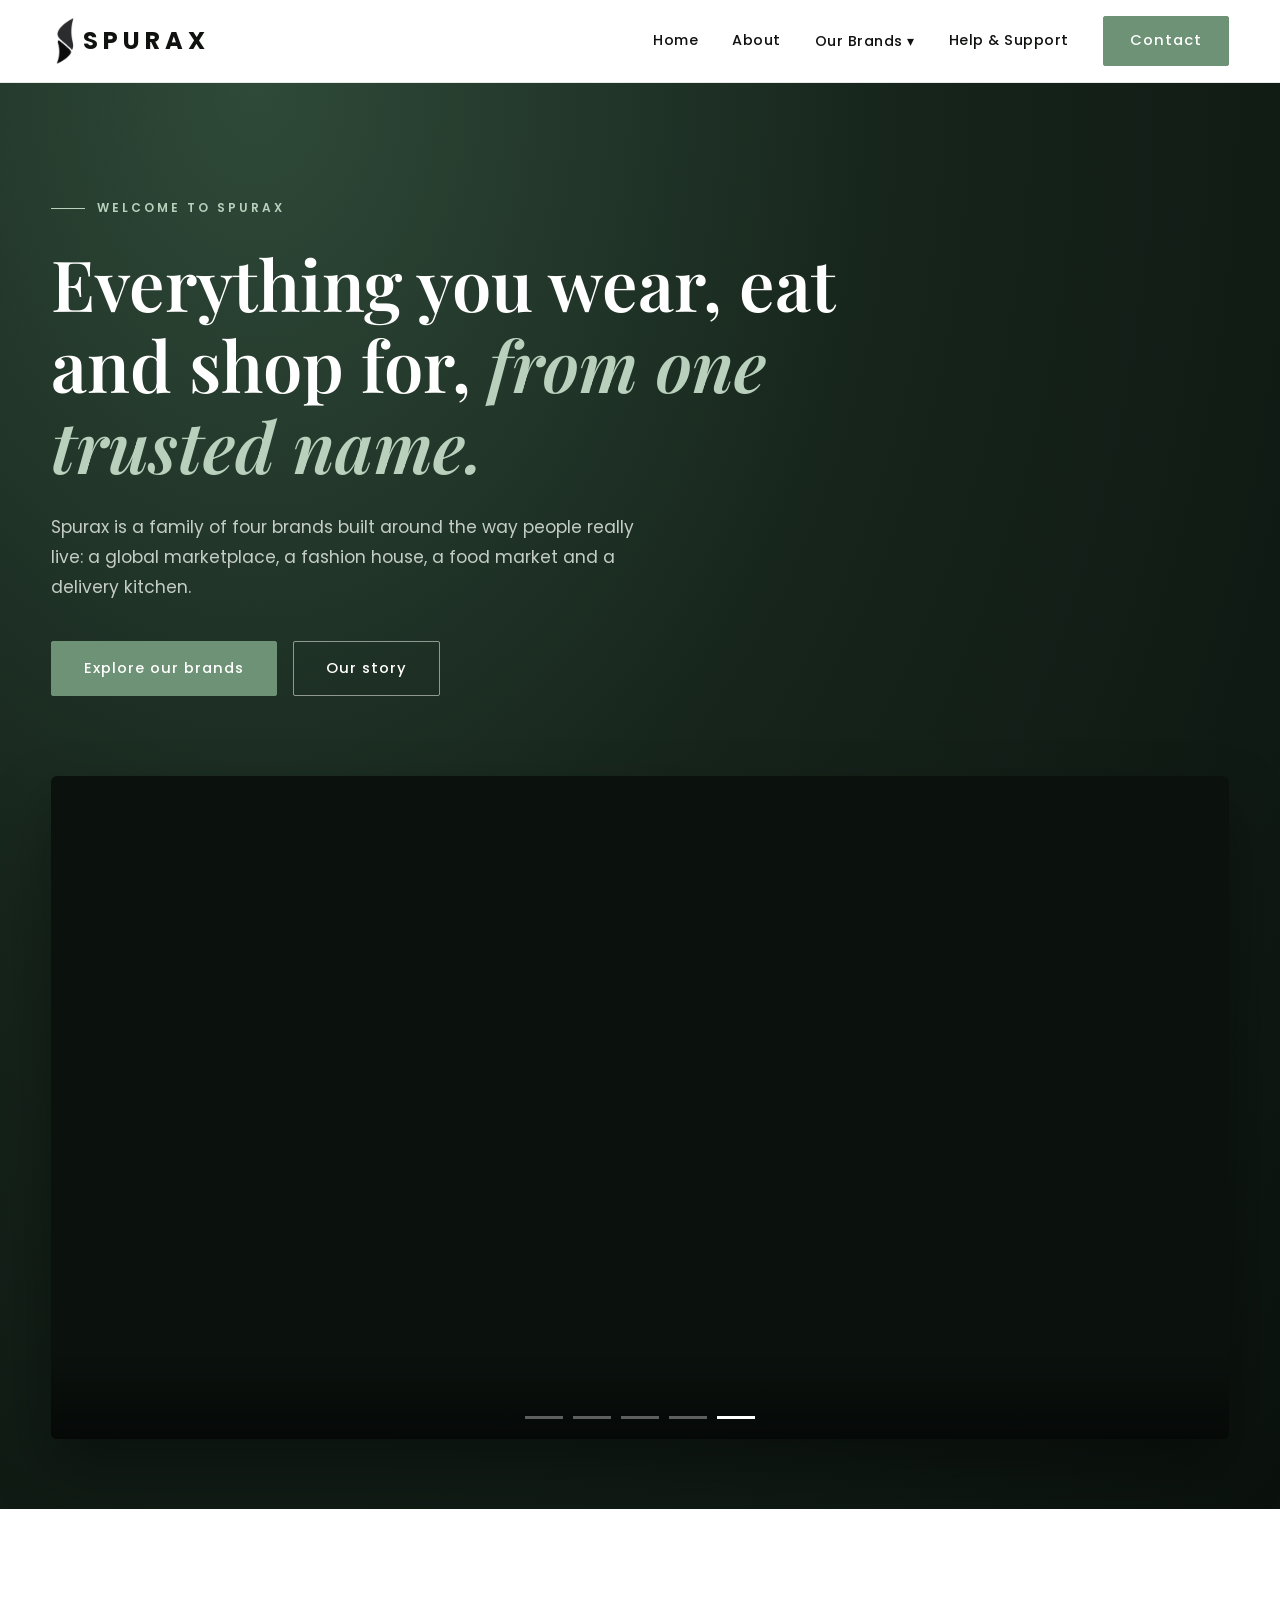
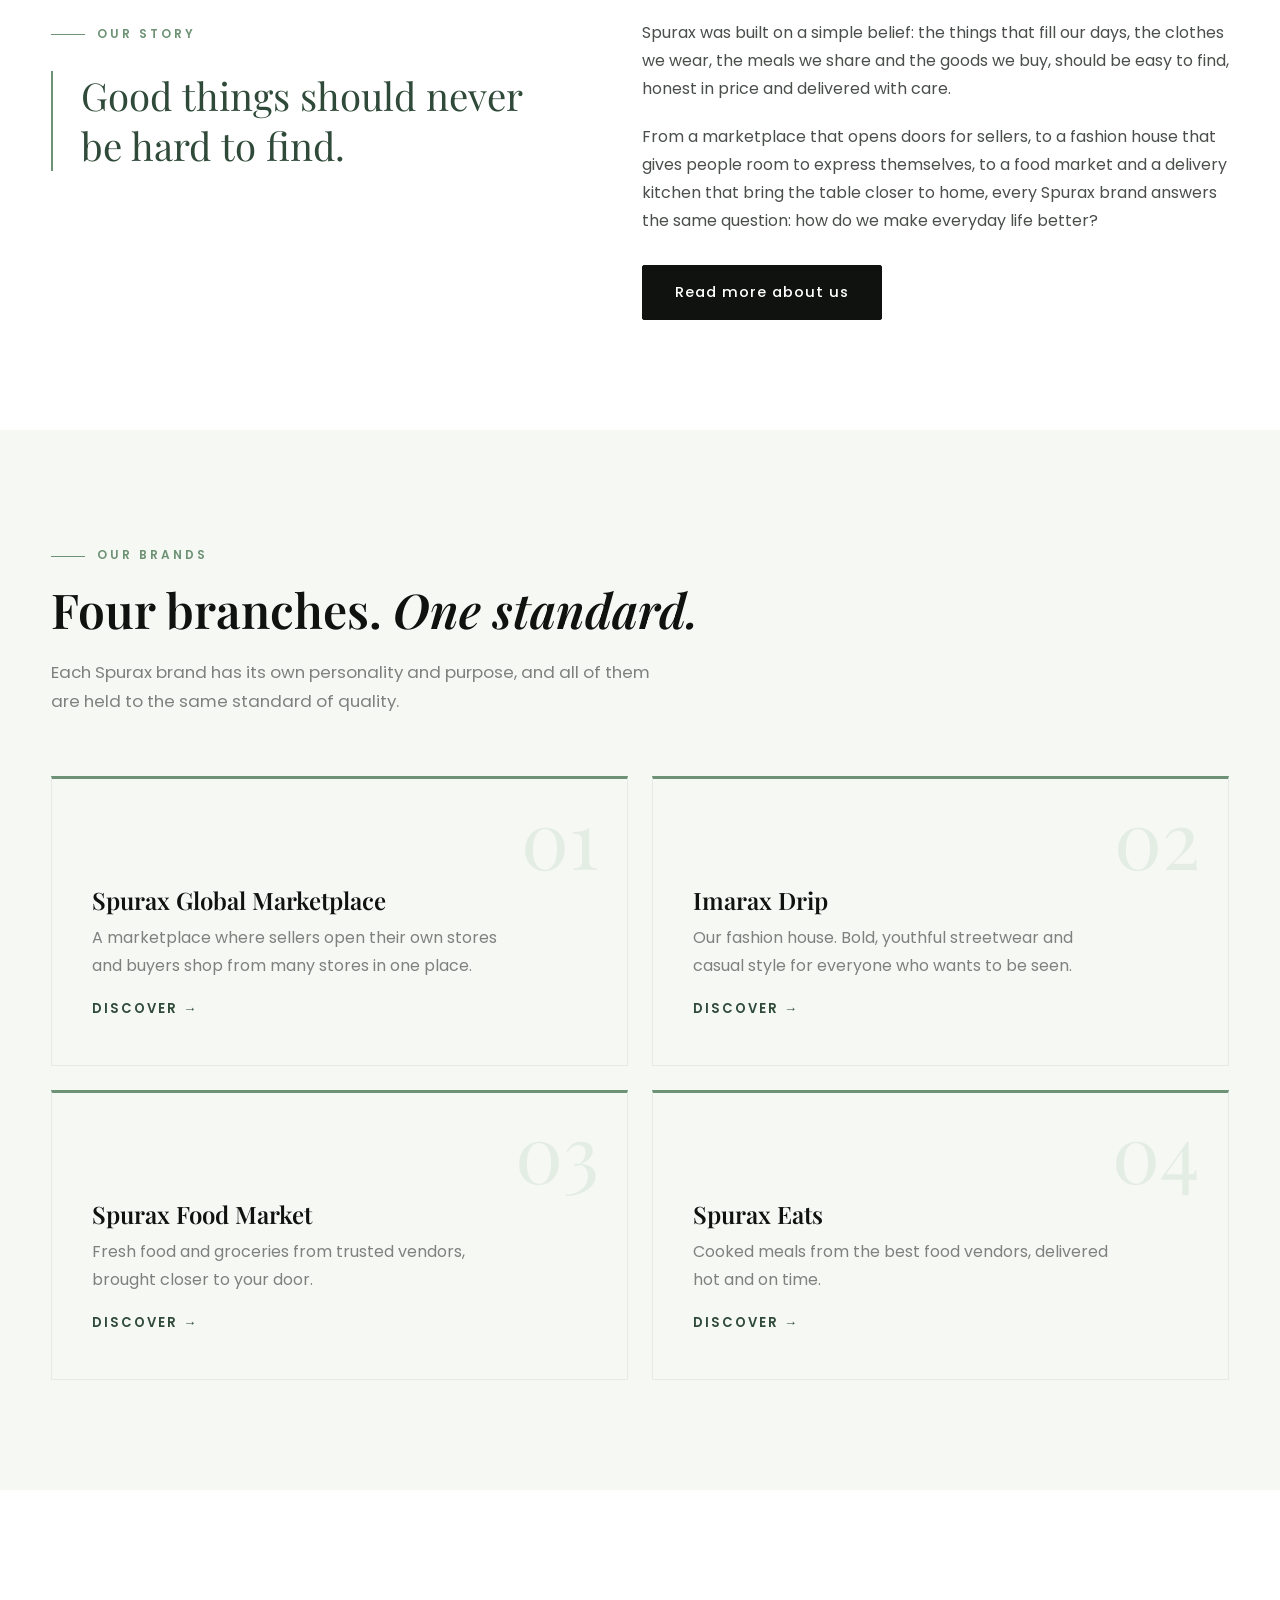
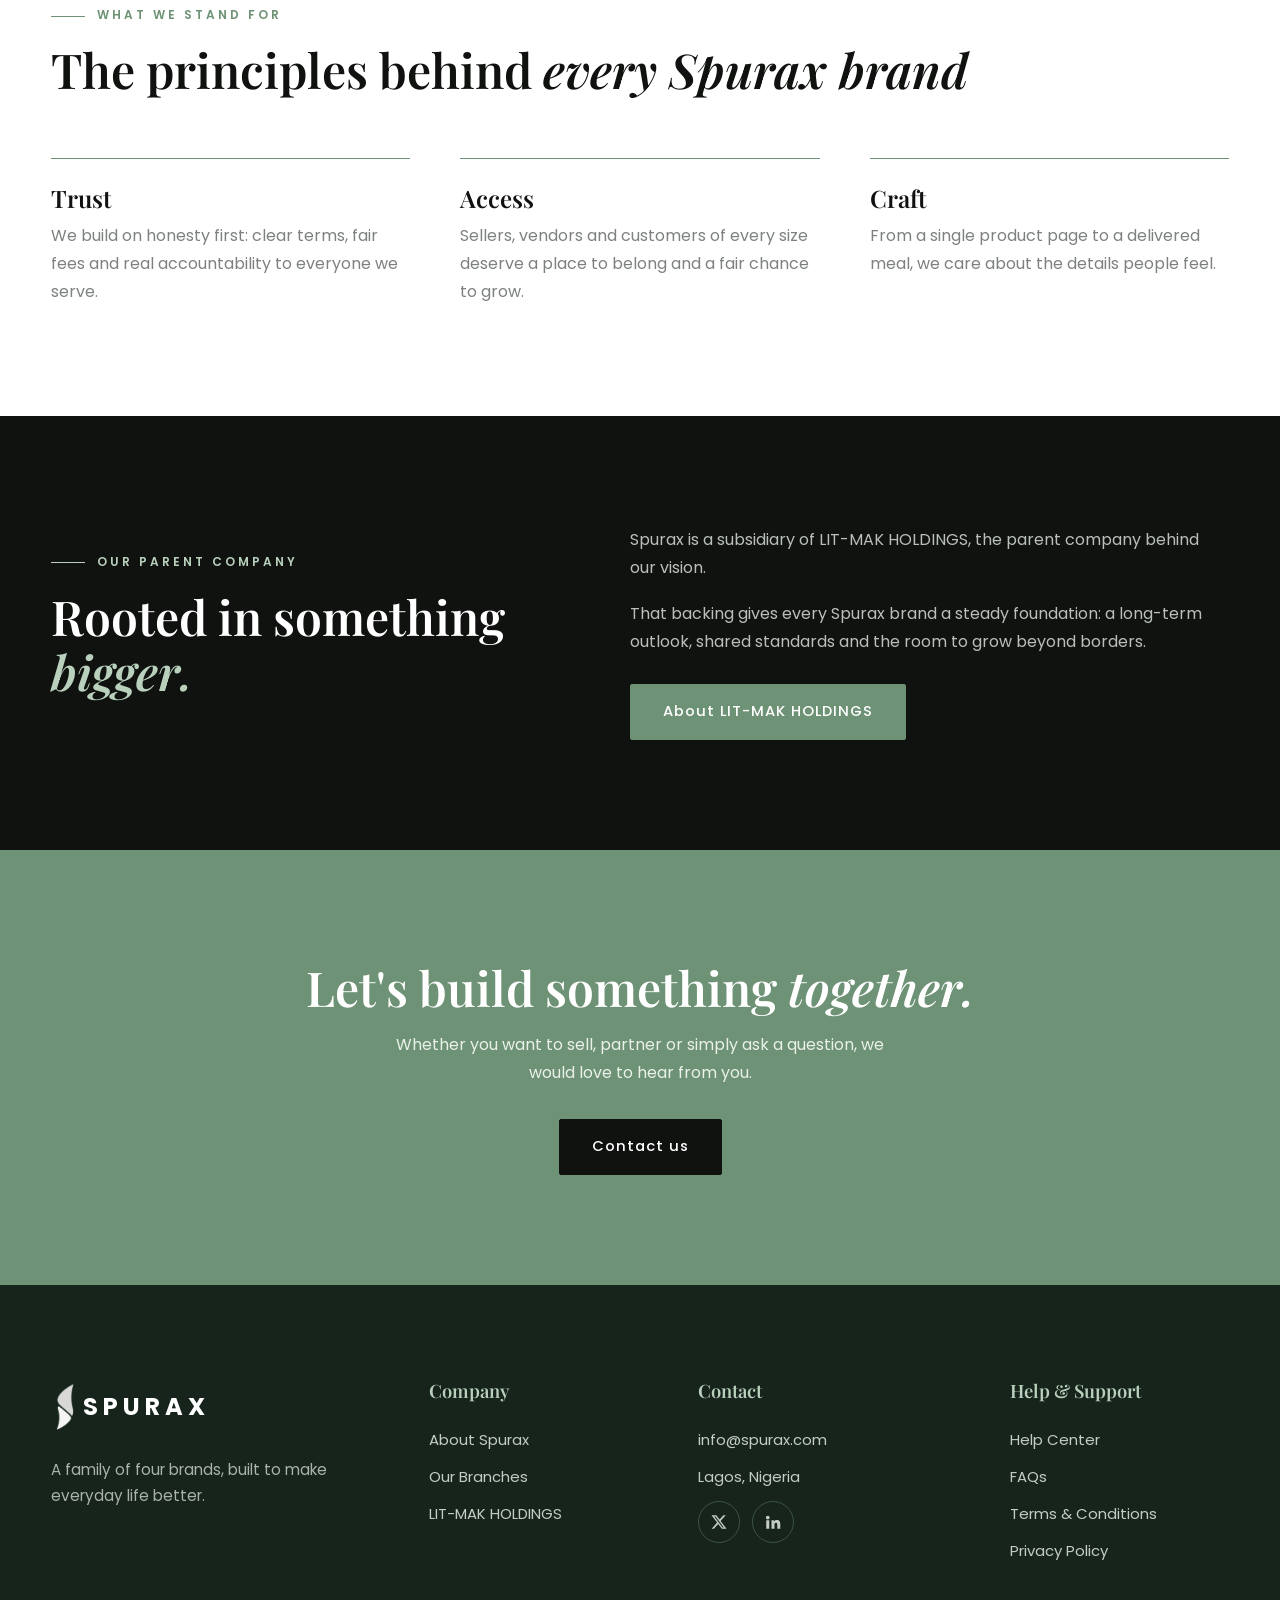
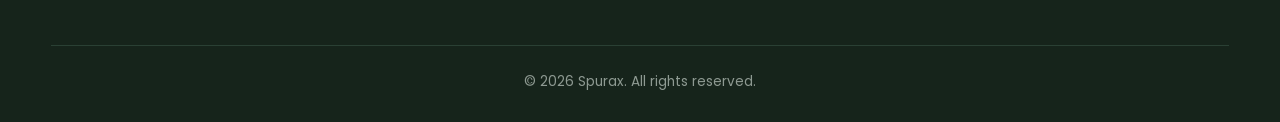
<file: index.html>
<!DOCTYPE html>
<html lang="en">
<head>
  <meta charset="UTF-8">
  <meta name="viewport" content="width=device-width, initial-scale=1.0">
  <title>Spurax | Everyday life, made better</title>
  <meta name="description" content="Spurax is a family of four brands: Global Marketplace, Imarax Drip, Food Market and Spurax Eats.">
  <link rel="icon" href="logo.jpg">
  <link rel="preconnect" href="https://fonts.googleapis.com">
  <link rel="preconnect" href="https://fonts.gstatic.com" crossorigin>
  <link href="https://fonts.googleapis.com/css2?family=Playfair+Display:ital,wght@0,600;0,700;1,500&family=Poppins:wght@400;500;600;700&display=swap" rel="stylesheet">
  <link rel="stylesheet" href="styles.css">
</head>
<body>

  <div id="site-header"></div>

  <!-- HERO -->
  <section class="hero">
    <div class="container">
      <div class="hero-text">
        <span class="eyebrow">Welcome to Spurax</span>
        <h1>Everything you wear, eat and shop for, <em>from one trusted name.</em></h1>
        <p>Spurax is a family of four brands built around the way people really live: a global marketplace, a fashion house, a food market and a delivery kitchen.</p>
        <div class="hero-actions">
          <a href="#brands" class="btn">Explore our brands</a>
          <a href="about.html" class="btn outline">Our story</a>
        </div>
      </div>
    </div>

    <!-- VIDEO SLIDER: plays each video, then slides to the next. All videos must be muted. -->
    <div class="hero-strips">
      <div class="container">
        <div class="video-slider" id="videoSlider">
          <div class="vs-track">
            <video src="video1.mp4" muted playsinline preload="auto"></video>
            <video src="video2.mp4" muted playsinline preload="metadata"></video>
            <video src="video3.mp4" muted playsinline preload="metadata"></video>
            <video src="video4.mp4" muted playsinline preload="metadata"></video>
            <video src="video5.mp4" muted playsinline preload="metadata"></video>
          </div>
          <div class="vs-dots"></div>
        </div>
      </div>
    </div>
  </section>

  <!-- STORY -->
  <section class="section">
    <div class="container story-grid">
      <div class="reveal">
        <span class="eyebrow">Our story</span>
        <p class="story-quote" style="margin-top:24px;">Good things should never be hard to find.</p>
      </div>
      <div class="story-body reveal">
        <p>Spurax was built on a simple belief: the things that fill our days, the clothes we wear, the meals we share and the goods we buy, should be easy to find, honest in price and delivered with care.</p>
        <p>From a marketplace that opens doors for sellers, to a fashion house that gives people room to express themselves, to a food market and a delivery kitchen that bring the table closer to home, every Spurax brand answers the same question: how do we make everyday life better?</p>
        <a href="about.html" class="btn dark" style="margin-top:10px;">Read more about us</a>
      </div>
    </div>
  </section>

  <!-- BRANDS -->
  <section class="section cream" id="brands">
    <div class="container">
      <div class="section-head reveal">
        <span class="eyebrow">Our brands</span>
        <h2>Four branches. <em>One standard.</em></h2>
        <p class="lead">Each Spurax brand has its own personality and purpose, and all of them are held to the same standard of quality.</p>
      </div>
      <div class="brand-grid">
        <a href="global-marketplace.html" class="brand-card reveal">
          <span class="num">01</span>
          <h3>Spurax Global Marketplace</h3>
          <p>A marketplace where sellers open their own stores and buyers shop from many stores in one place.</p>
          <span class="more">Discover &rarr;</span>
        </a>
        <a href="imarax-drip.html" class="brand-card reveal">
          <span class="num">02</span>
          <h3>Imarax Drip</h3>
          <p>Our fashion house. Bold, youthful streetwear and casual style for everyone who wants to be seen.</p>
          <span class="more">Discover &rarr;</span>
        </a>
        <a href="food-market.html" class="brand-card reveal">
          <span class="num">03</span>
          <h3>Spurax Food Market</h3>
          <p>Fresh food and groceries from trusted vendors, brought closer to your door.</p>
          <span class="more">Discover &rarr;</span>
        </a>
        <a href="spurax-eats.html" class="brand-card reveal">
          <span class="num">04</span>
          <h3>Spurax Eats</h3>
          <p>Cooked meals from the best food vendors, delivered hot and on time.</p>
          <span class="more">Discover &rarr;</span>
        </a>
      </div>
    </div>
  </section>

  <!-- VALUES -->
  <section class="section">
    <div class="container">
      <div class="section-head reveal">
        <span class="eyebrow">What we stand for</span>
        <h2>The principles behind <em>every Spurax brand</em></h2>
      </div>
      <div class="values">
        <div class="value reveal">
          <h3>Trust</h3>
          <p>We build on honesty first: clear terms, fair fees and real accountability to everyone we serve.</p>
        </div>
        <div class="value reveal">
          <h3>Access</h3>
          <p>Sellers, vendors and customers of every size deserve a place to belong and a fair chance to grow.</p>
        </div>
        <div class="value reveal">
          <h3>Craft</h3>
          <p>From a single product page to a delivered meal, we care about the details people feel.</p>
        </div>
      </div>
    </div>
  </section>

  <!-- PARENT COMPANY (the only place on the home page) -->
  <section class="section parent">
    <div class="container parent-grid">
      <div class="reveal">
        <span class="eyebrow">Our parent company</span>
        <h2>Rooted in something <em>bigger.</em></h2>
      </div>
      <div class="reveal">
        <p>Spurax is a subsidiary of LIT-MAK HOLDINGS, the parent company behind our vision.</p>
        <p>That backing gives every Spurax brand a steady foundation: a long-term outlook, shared standards and the room to grow beyond borders.</p>
        <a href="litmark.html" class="btn">About LIT-MAK HOLDINGS</a>
      </div>
    </div>
  </section>

  <!-- CALL TO ACTION -->
  <section class="section cta">
    <div class="container reveal">
      <h2>Let's build something <em>together.</em></h2>
      <p>Whether you want to sell, partner or simply ask a question, we would love to hear from you.</p>
      <a href="contact.html" class="btn dark">Contact us</a>
    </div>
  </section>

  <div id="site-footer"></div>
  <script src="script.js"></script>
</body>
</html>
</file>
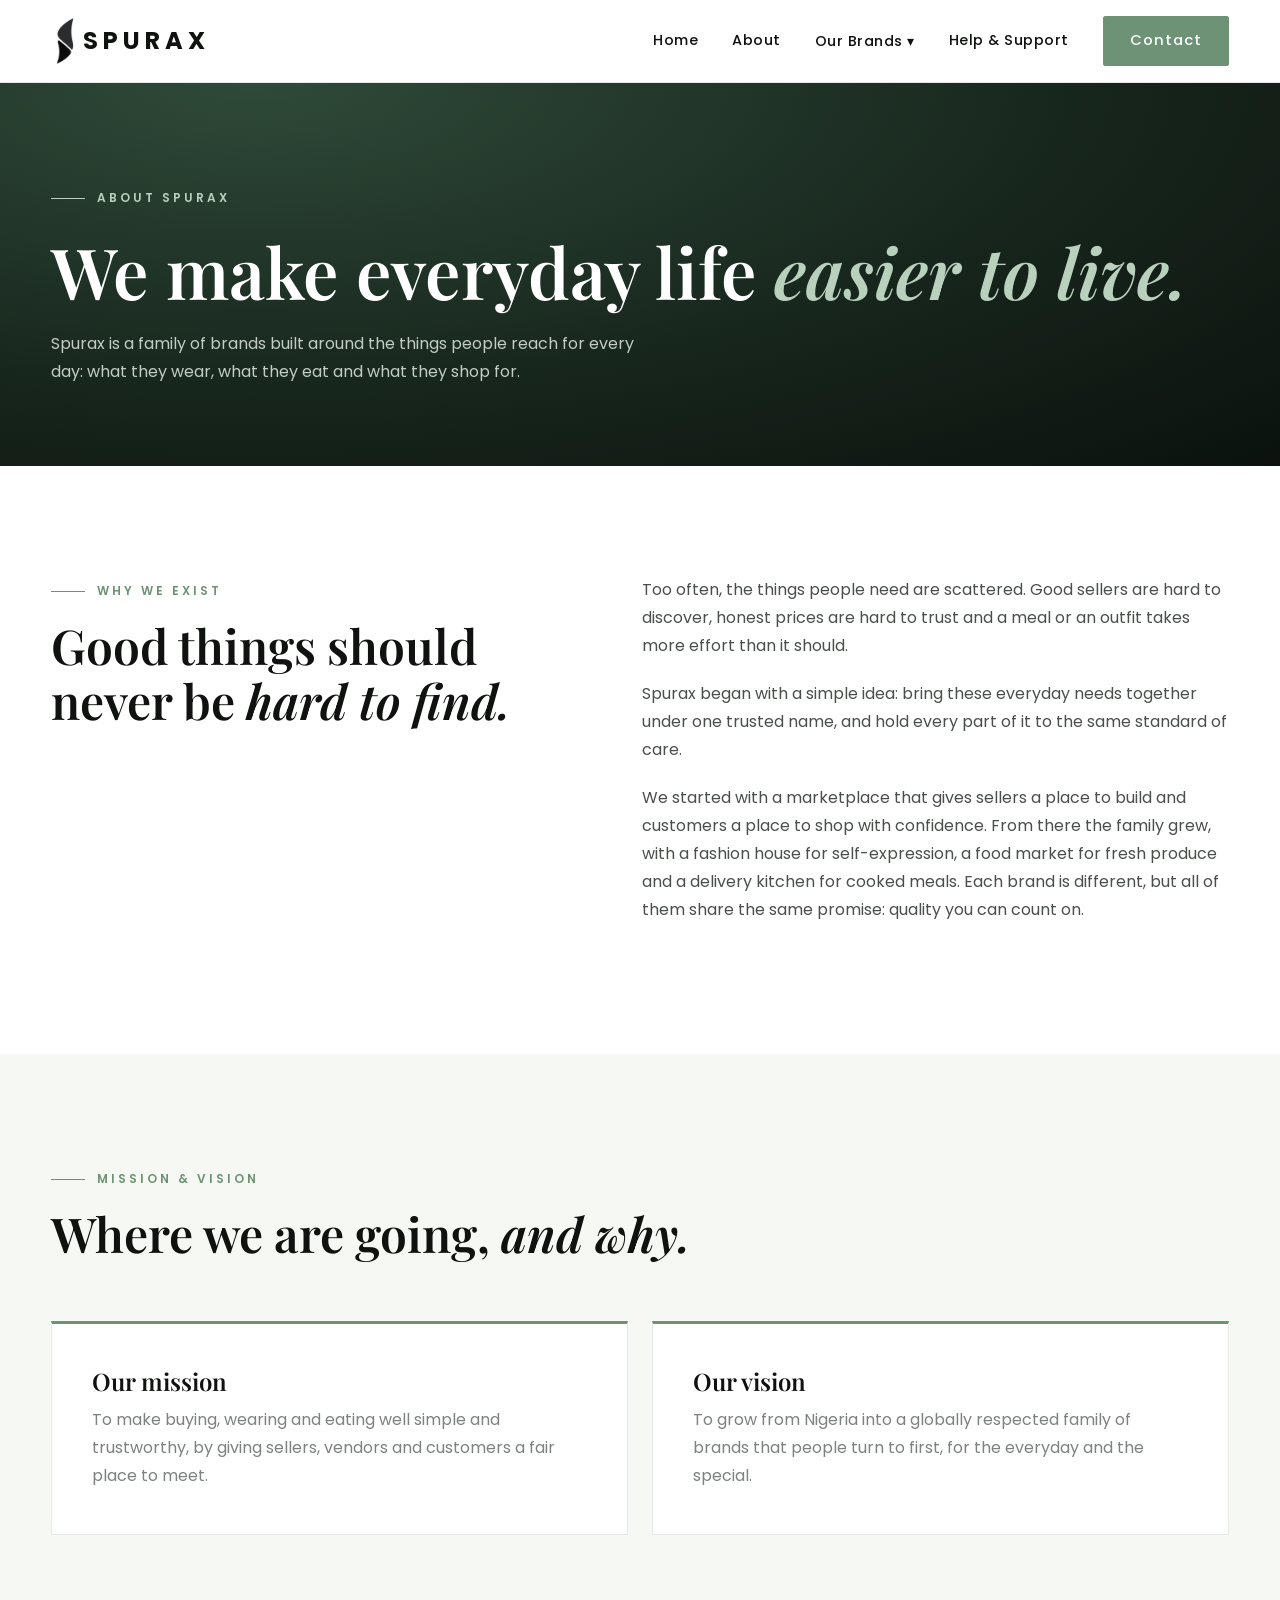
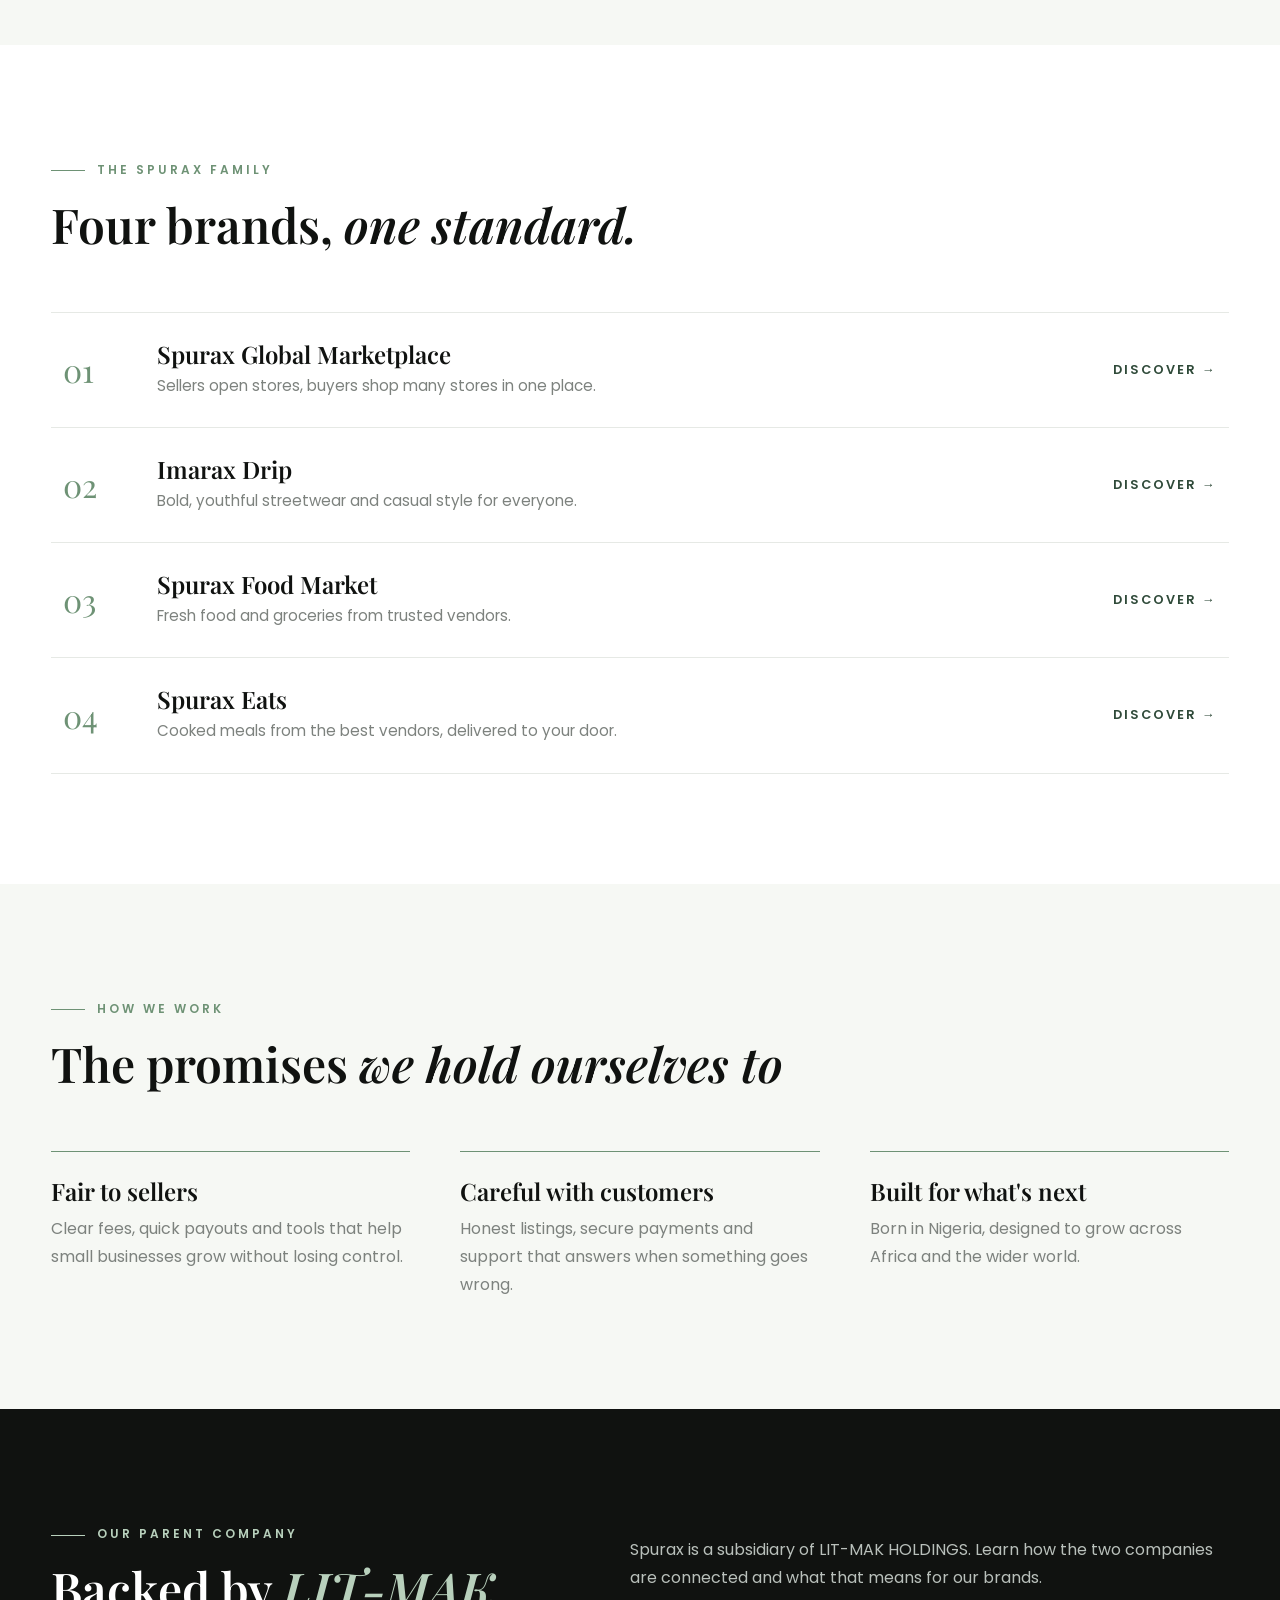
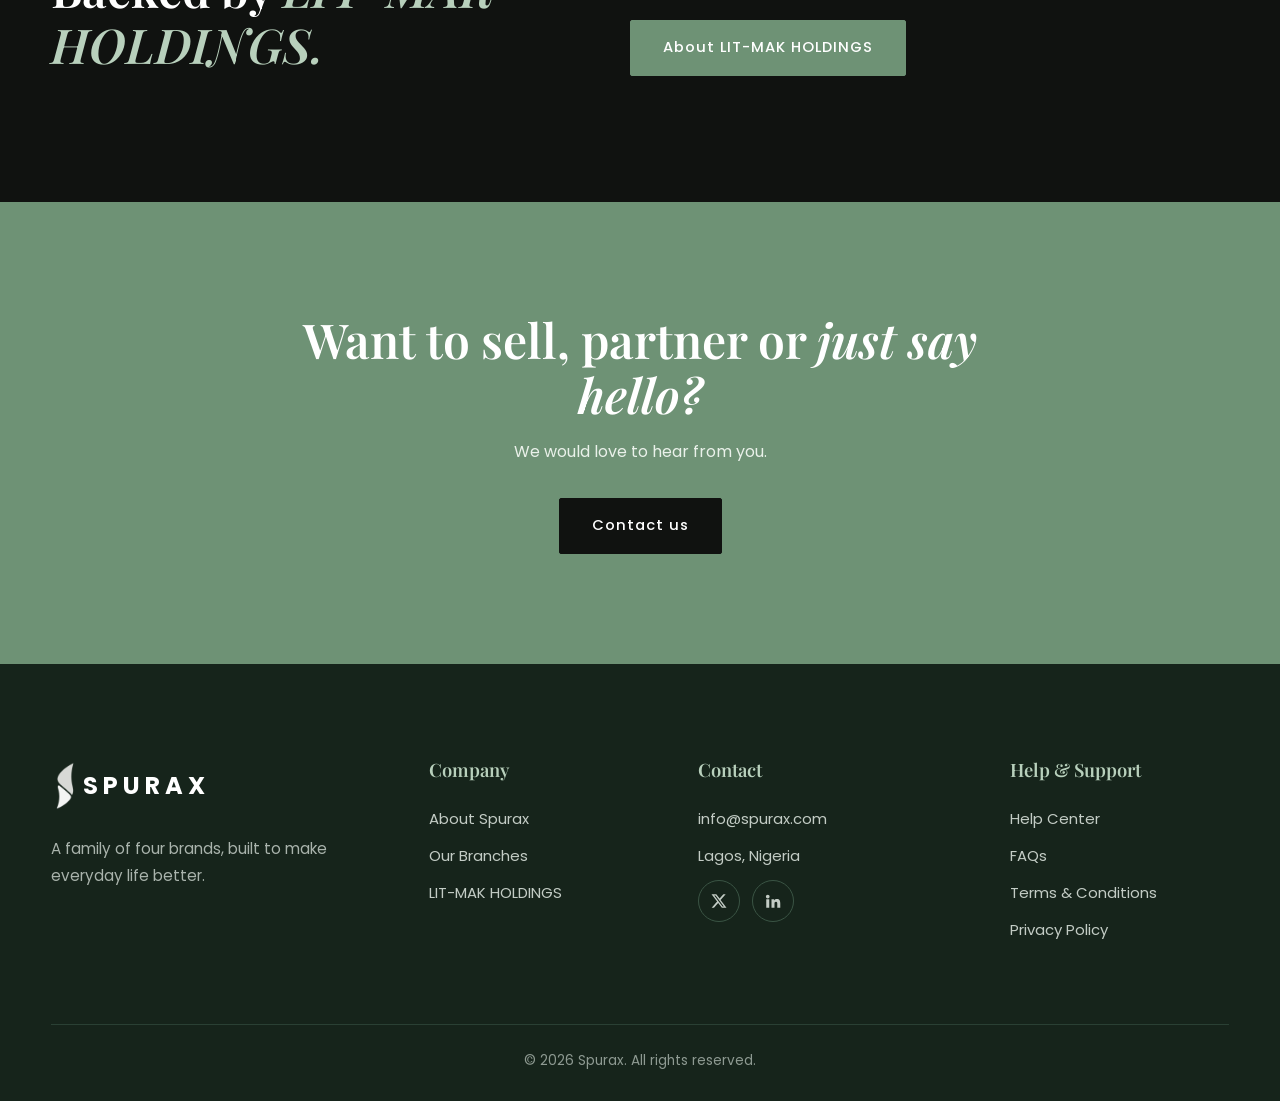
<file: about.html>
<!DOCTYPE html>
<html lang="en">
<head>
  <meta charset="UTF-8">
  <meta name="viewport" content="width=device-width, initial-scale=1.0">
  <title>About | Spurax</title>
  <meta name="description" content="Learn about Spurax, our story, our mission and the four brands that make up our family.">
  <link rel="icon" href="logo.jpg">
  <link rel="preconnect" href="https://fonts.googleapis.com">
  <link rel="preconnect" href="https://fonts.gstatic.com" crossorigin>
  <link href="https://fonts.googleapis.com/css2?family=Playfair+Display:ital,wght@0,600;0,700;1,500&family=Poppins:wght@400;500;600;700&display=swap" rel="stylesheet">
  <link rel="stylesheet" href="styles.css">
</head>
<body>

  <div id="site-header"></div>

  <section class="page-hero">
    <div class="container">
      <span class="eyebrow">About Spurax</span>
      <h1>We make everyday life <em>easier to live.</em></h1>
      <p>Spurax is a family of brands built around the things people reach for every day: what they wear, what they eat and what they shop for.</p>
    </div>
  </section>

  <section class="section">
    <div class="container split">
      <div class="reveal">
        <span class="eyebrow">Why we exist</span>
        <h2>Good things should never be <em>hard to find.</em></h2>
      </div>
      <div class="reveal">
        <p>Too often, the things people need are scattered. Good sellers are hard to discover, honest prices are hard to trust and a meal or an outfit takes more effort than it should.</p>
        <p>Spurax began with a simple idea: bring these everyday needs together under one trusted name, and hold every part of it to the same standard of care.</p>
        <p>We started with a marketplace that gives sellers a place to build and customers a place to shop with confidence. From there the family grew, with a fashion house for self-expression, a food market for fresh produce and a delivery kitchen for cooked meals. Each brand is different, but all of them share the same promise: quality you can count on.</p>
      </div>
    </div>
  </section>

  <section class="section cream">
    <div class="container">
      <div class="section-head reveal">
        <span class="eyebrow">Mission &amp; vision</span>
        <h2>Where we are going, <em>and why.</em></h2>
      </div>
      <div class="mv">
        <div class="mv-card reveal">
          <h3>Our mission</h3>
          <p>To make buying, wearing and eating well simple and trustworthy, by giving sellers, vendors and customers a fair place to meet.</p>
        </div>
        <div class="mv-card reveal">
          <h3>Our vision</h3>
          <p>To grow from Nigeria into a globally respected family of brands that people turn to first, for the everyday and the special.</p>
        </div>
      </div>
    </div>
  </section>

  <section class="section">
    <div class="container">
      <div class="section-head reveal">
        <span class="eyebrow">The Spurax family</span>
        <h2>Four brands, <em>one standard.</em></h2>
      </div>
      <div class="reveal">
        <a href="global-marketplace.html" class="branch-row">
          <span class="num">01</span>
          <div><h3>Spurax Global Marketplace</h3><p>Sellers open stores, buyers shop many stores in one place.</p></div>
          <span class="more">Discover &rarr;</span>
        </a>
        <a href="imarax-drip.html" class="branch-row">
          <span class="num">02</span>
          <div><h3>Imarax Drip</h3><p>Bold, youthful streetwear and casual style for everyone.</p></div>
          <span class="more">Discover &rarr;</span>
        </a>
        <a href="food-market.html" class="branch-row">
          <span class="num">03</span>
          <div><h3>Spurax Food Market</h3><p>Fresh food and groceries from trusted vendors.</p></div>
          <span class="more">Discover &rarr;</span>
        </a>
        <a href="spurax-eats.html" class="branch-row">
          <span class="num">04</span>
          <div><h3>Spurax Eats</h3><p>Cooked meals from the best vendors, delivered to your door.</p></div>
          <span class="more">Discover &rarr;</span>
        </a>
      </div>
    </div>
  </section>

  <section class="section cream">
    <div class="container">
      <div class="section-head reveal">
        <span class="eyebrow">How we work</span>
        <h2>The promises <em>we hold ourselves to</em></h2>
      </div>
      <div class="values">
        <div class="value reveal">
          <h3>Fair to sellers</h3>
          <p>Clear fees, quick payouts and tools that help small businesses grow without losing control.</p>
        </div>
        <div class="value reveal">
          <h3>Careful with customers</h3>
          <p>Honest listings, secure payments and support that answers when something goes wrong.</p>
        </div>
        <div class="value reveal">
          <h3>Built for what's next</h3>
          <p>Born in Nigeria, designed to grow across Africa and the wider world.</p>
        </div>
      </div>
    </div>
  </section>

  <section class="section parent">
    <div class="container parent-grid">
      <div class="reveal">
        <span class="eyebrow">Our parent company</span>
        <h2>Backed by <em>LIT-MAK HOLDINGS.</em></h2>
      </div>
      <div class="reveal">
        <p>Spurax is a subsidiary of LIT-MAK HOLDINGS. Learn how the two companies are connected and what that means for our brands.</p>
        <a href="litmark.html" class="btn">About LIT-MAK HOLDINGS</a>
      </div>
    </div>
  </section>

  <section class="section cta">
    <div class="container reveal">
      <h2>Want to sell, partner or <em>just say hello?</em></h2>
      <p>We would love to hear from you.</p>
      <a href="contact.html" class="btn dark">Contact us</a>
    </div>
  </section>

  <div id="site-footer"></div>
  <script src="script.js"></script>
</body>
</html>
</file>
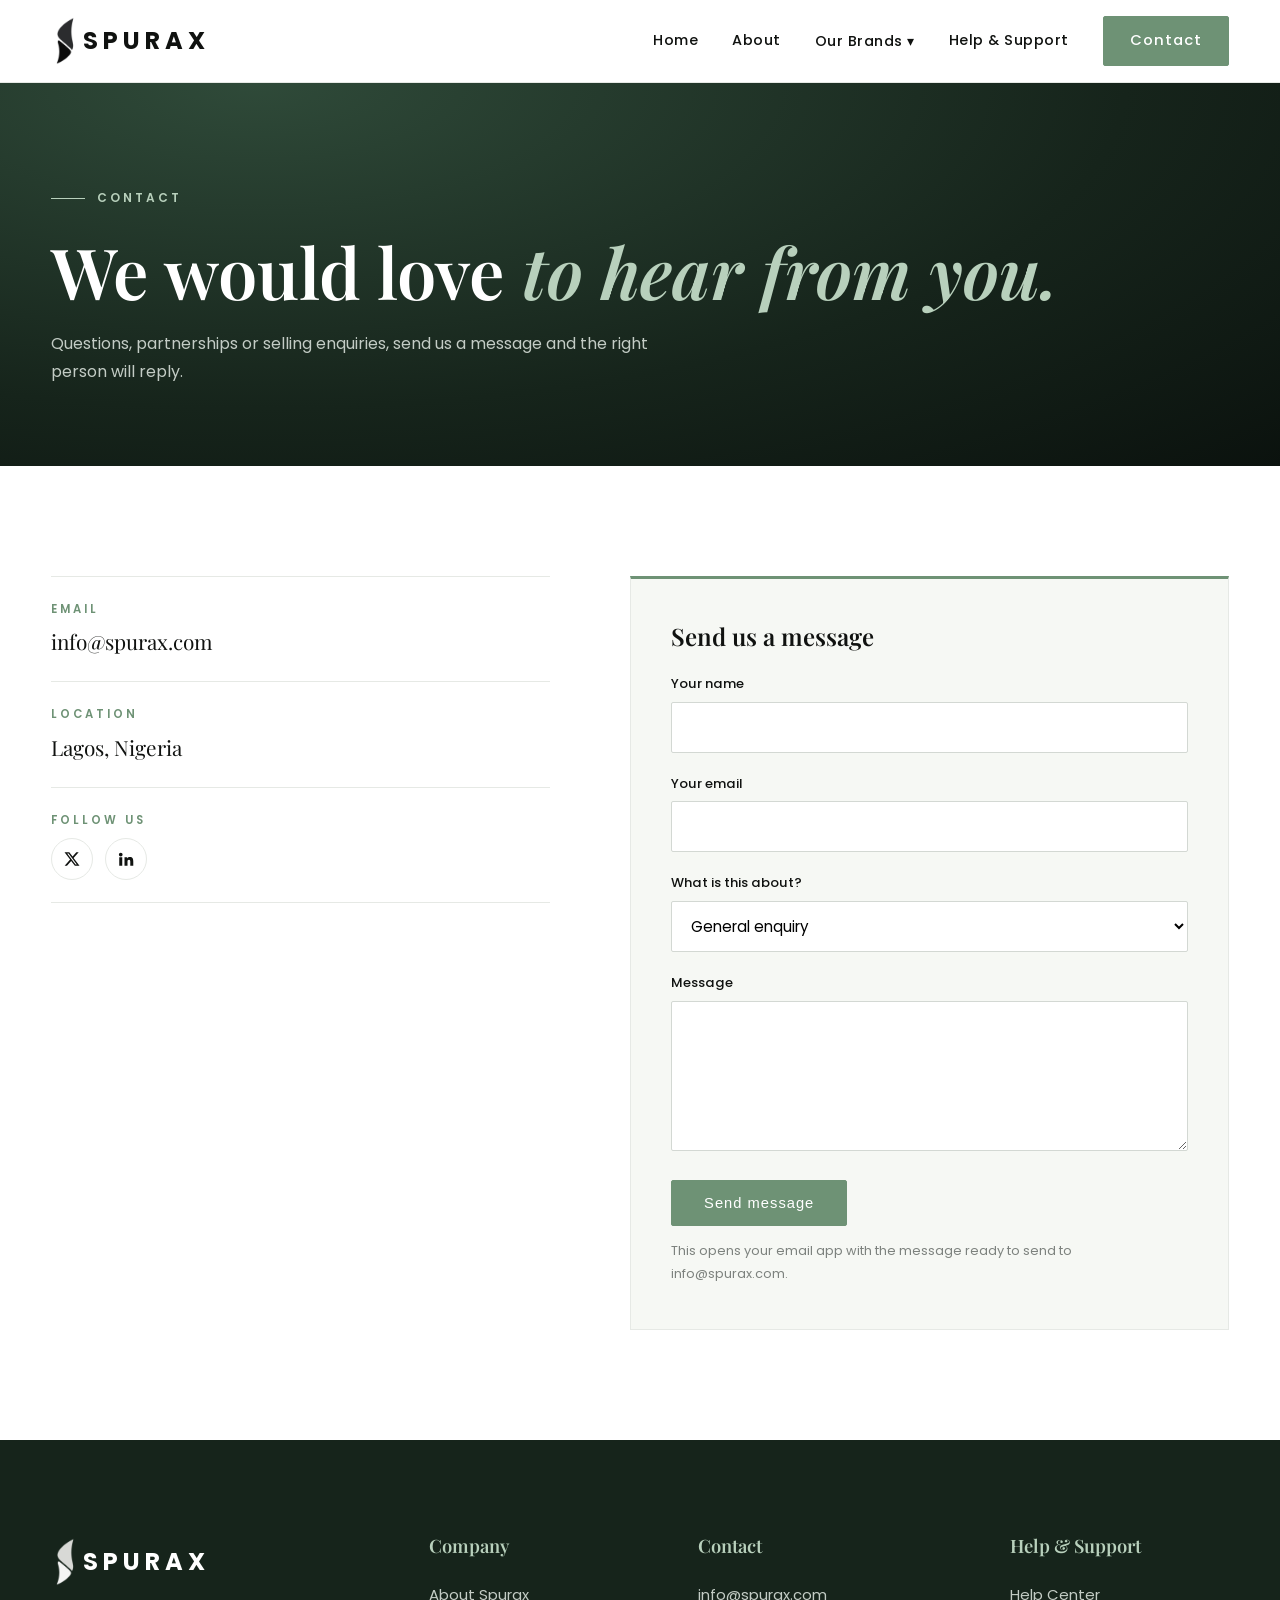
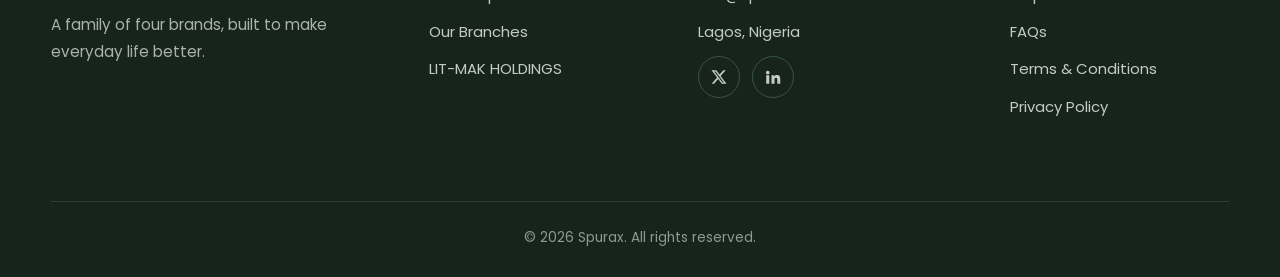
<file: contact.html>
<!DOCTYPE html>
<html lang="en">
<head>
  <meta charset="UTF-8">
  <meta name="viewport" content="width=device-width, initial-scale=1.0">
  <title>Contact | Spurax</title>
  <meta name="description" content="Get in touch with Spurax. Questions, partnerships and selling enquiries are all welcome.">
  <link rel="icon" href="logo.jpg">
  <link rel="preconnect" href="https://fonts.googleapis.com">
  <link rel="preconnect" href="https://fonts.gstatic.com" crossorigin>
  <link href="https://fonts.googleapis.com/css2?family=Playfair+Display:ital,wght@0,600;0,700;1,500&family=Poppins:wght@400;500;600;700&display=swap" rel="stylesheet">
  <link rel="stylesheet" href="styles.css">
</head>
<body>

  <div id="site-header"></div>

  <section class="page-hero">
    <div class="container">
      <span class="eyebrow">Contact</span>
      <h1>We would love <em>to hear from you.</em></h1>
      <p>Questions, partnerships or selling enquiries, send us a message and the right person will reply.</p>
    </div>
  </section>

  <section class="section">
    <div class="container contact-grid">
      <div class="contact-info reveal">
        <div class="item">
          <div class="label">Email</div>
          <a class="big" href="mailto:info@spurax.com">info@spurax.com</a>
        </div>
        <div class="item">
          <div class="label">Location</div>
          <span style="font-family:var(--serif);font-size:1.3rem;">Lagos, Nigeria</span>
        </div>
        <div class="item">
          <div class="label">Follow us</div>
          <div id="contactSocials"></div>
        </div>
      </div>

      <div class="form-card reveal">
        <h3>Send us a message</h3>
        <form id="contactForm" style="margin-top:22px;">
          <label for="name">Your name</label>
          <input type="text" id="name" name="name" required>

          <label for="email">Your email</label>
          <input type="email" id="email" name="email" required>

          <label for="topic">What is this about?</label>
          <select id="topic" name="topic">
            <option>General enquiry</option>
            <option>Selling on Spurax</option>
            <option>Partnership</option>
            <option>Help &amp; support</option>
            <option>Media</option>
          </select>

          <label for="message">Message</label>
          <textarea id="message" name="message" required></textarea>

          <button type="submit" class="btn">Send message</button>
          <p class="form-note">This opens your email app with the message ready to send to info@spurax.com.</p>
        </form>
      </div>
    </div>
  </section>

  <div id="site-footer"></div>
  <script src="script.js"></script>
</body>
</html>
</file>
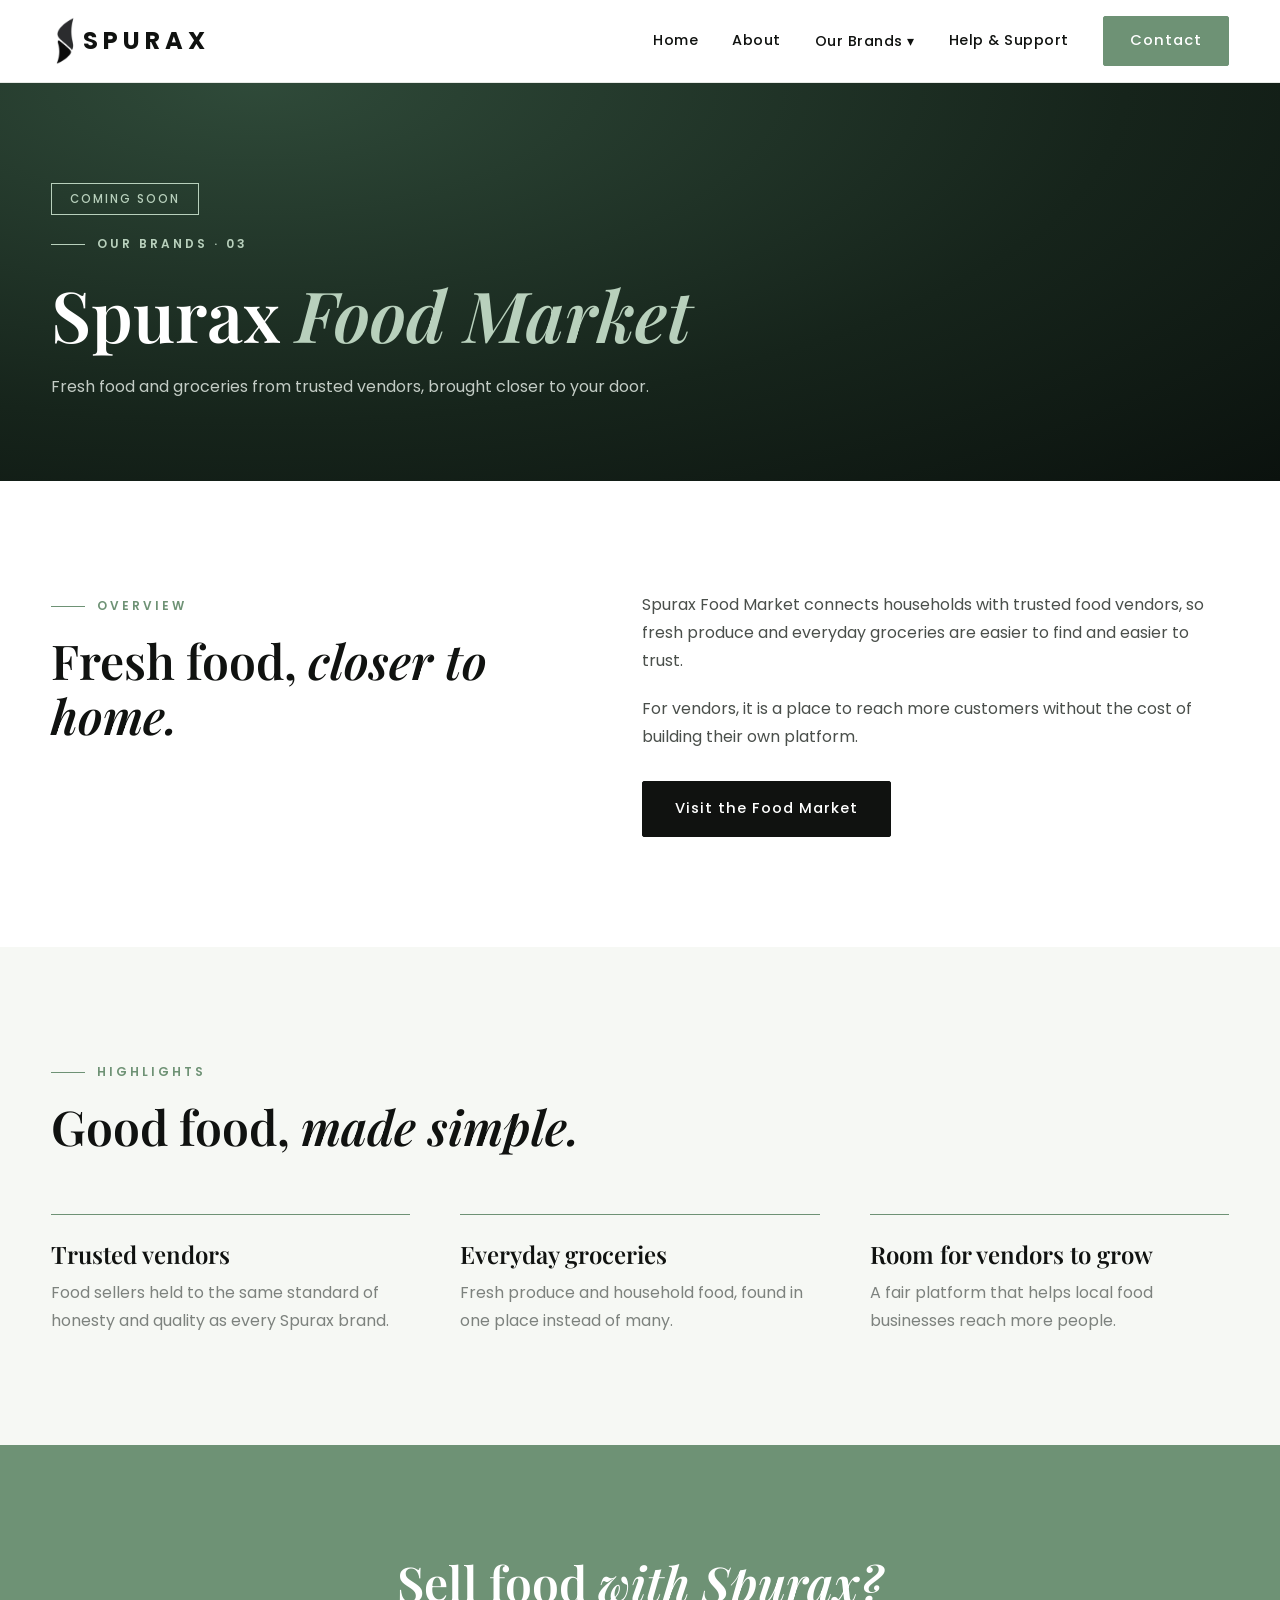
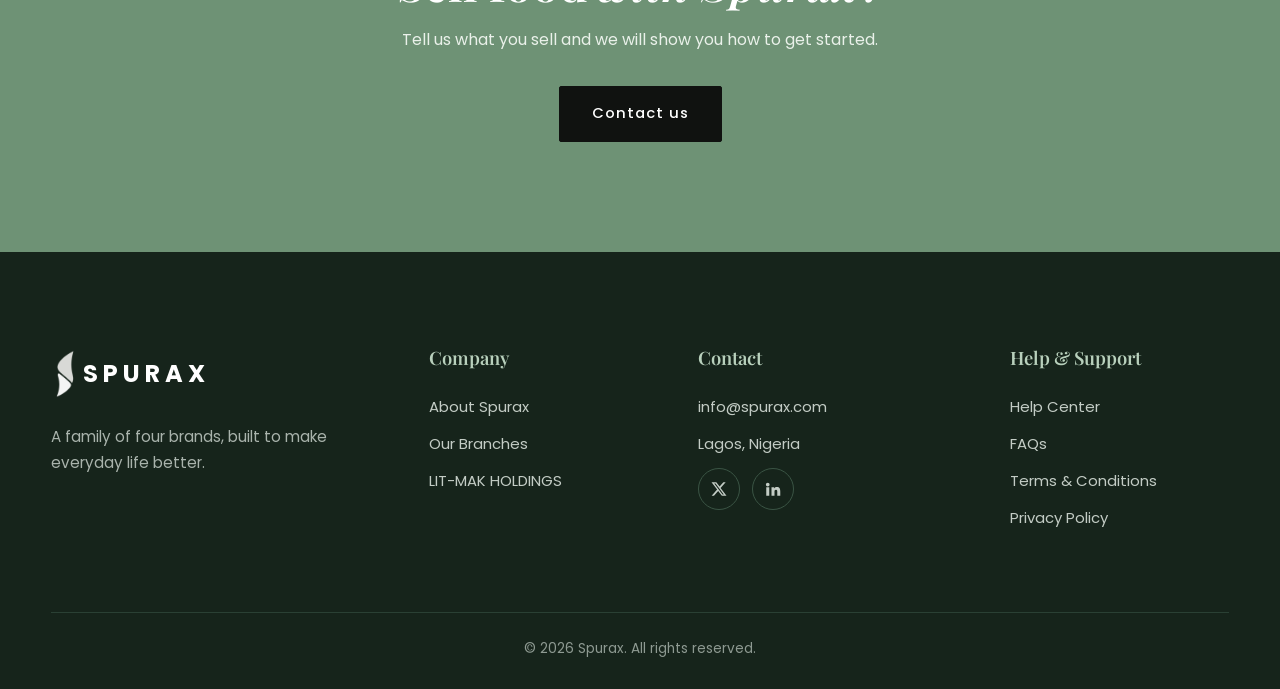
<file: food-market.html>
<!DOCTYPE html>
<html lang="en">
<head>
  <meta charset="UTF-8">
  <meta name="viewport" content="width=device-width, initial-scale=1.0">
  <title>Spurax Food Market | Spurax</title>
  <meta name="description" content="Spurax Food Market brings fresh food and groceries from trusted vendors closer to your door.">
  <link rel="icon" href="logo.jpg">
  <link rel="preconnect" href="https://fonts.googleapis.com">
  <link rel="preconnect" href="https://fonts.gstatic.com" crossorigin>
  <link href="https://fonts.googleapis.com/css2?family=Playfair+Display:ital,wght@0,600;0,700;1,500&family=Poppins:wght@400;500;600;700&display=swap" rel="stylesheet">
  <link rel="stylesheet" href="styles.css">
</head>
<body>

  <div id="site-header"></div>

  <section class="page-hero">
    <div class="container">
      <!-- EDIT: change the status tag when things change, e.g. "Now open" -->
      <span class="chip">Coming soon</span>
      <span class="eyebrow">Our brands &middot; 03</span>
      <h1>Spurax <em>Food Market</em></h1>
      <p>Fresh food and groceries from trusted vendors, brought closer to your door.</p>
    </div>
  </section>

  <section class="section">
    <div class="container split">
      <div class="reveal">
        <span class="eyebrow">Overview</span>
        <h2>Fresh food, <em>closer to home.</em></h2>
      </div>
      <div class="reveal">
        <p>Spurax Food Market connects households with trusted food vendors, so fresh produce and everyday groceries are easier to find and easier to trust.</p>
        <p>For vendors, it is a place to reach more customers without the cost of building their own platform.</p>
        <!-- EDIT: replace the # with the real Food Market address when it goes live -->
        <a href="#" class="btn dark" style="margin-top:10px;">Visit the Food Market</a>
      </div>
    </div>
  </section>

  <section class="section cream">
    <div class="container">
      <div class="section-head reveal">
        <span class="eyebrow">Highlights</span>
        <h2>Good food, <em>made simple.</em></h2>
      </div>
      <div class="values">
        <div class="value reveal">
          <h3>Trusted vendors</h3>
          <p>Food sellers held to the same standard of honesty and quality as every Spurax brand.</p>
        </div>
        <div class="value reveal">
          <h3>Everyday groceries</h3>
          <p>Fresh produce and household food, found in one place instead of many.</p>
        </div>
        <div class="value reveal">
          <h3>Room for vendors to grow</h3>
          <p>A fair platform that helps local food businesses reach more people.</p>
        </div>
      </div>
    </div>
  </section>

  <section class="section cta">
    <div class="container reveal">
      <h2>Sell food <em>with Spurax?</em></h2>
      <p>Tell us what you sell and we will show you how to get started.</p>
      <a href="contact.html" class="btn dark">Contact us</a>
    </div>
  </section>

  <div id="site-footer"></div>
  <script src="script.js"></script>
</body>
</html>
</file>
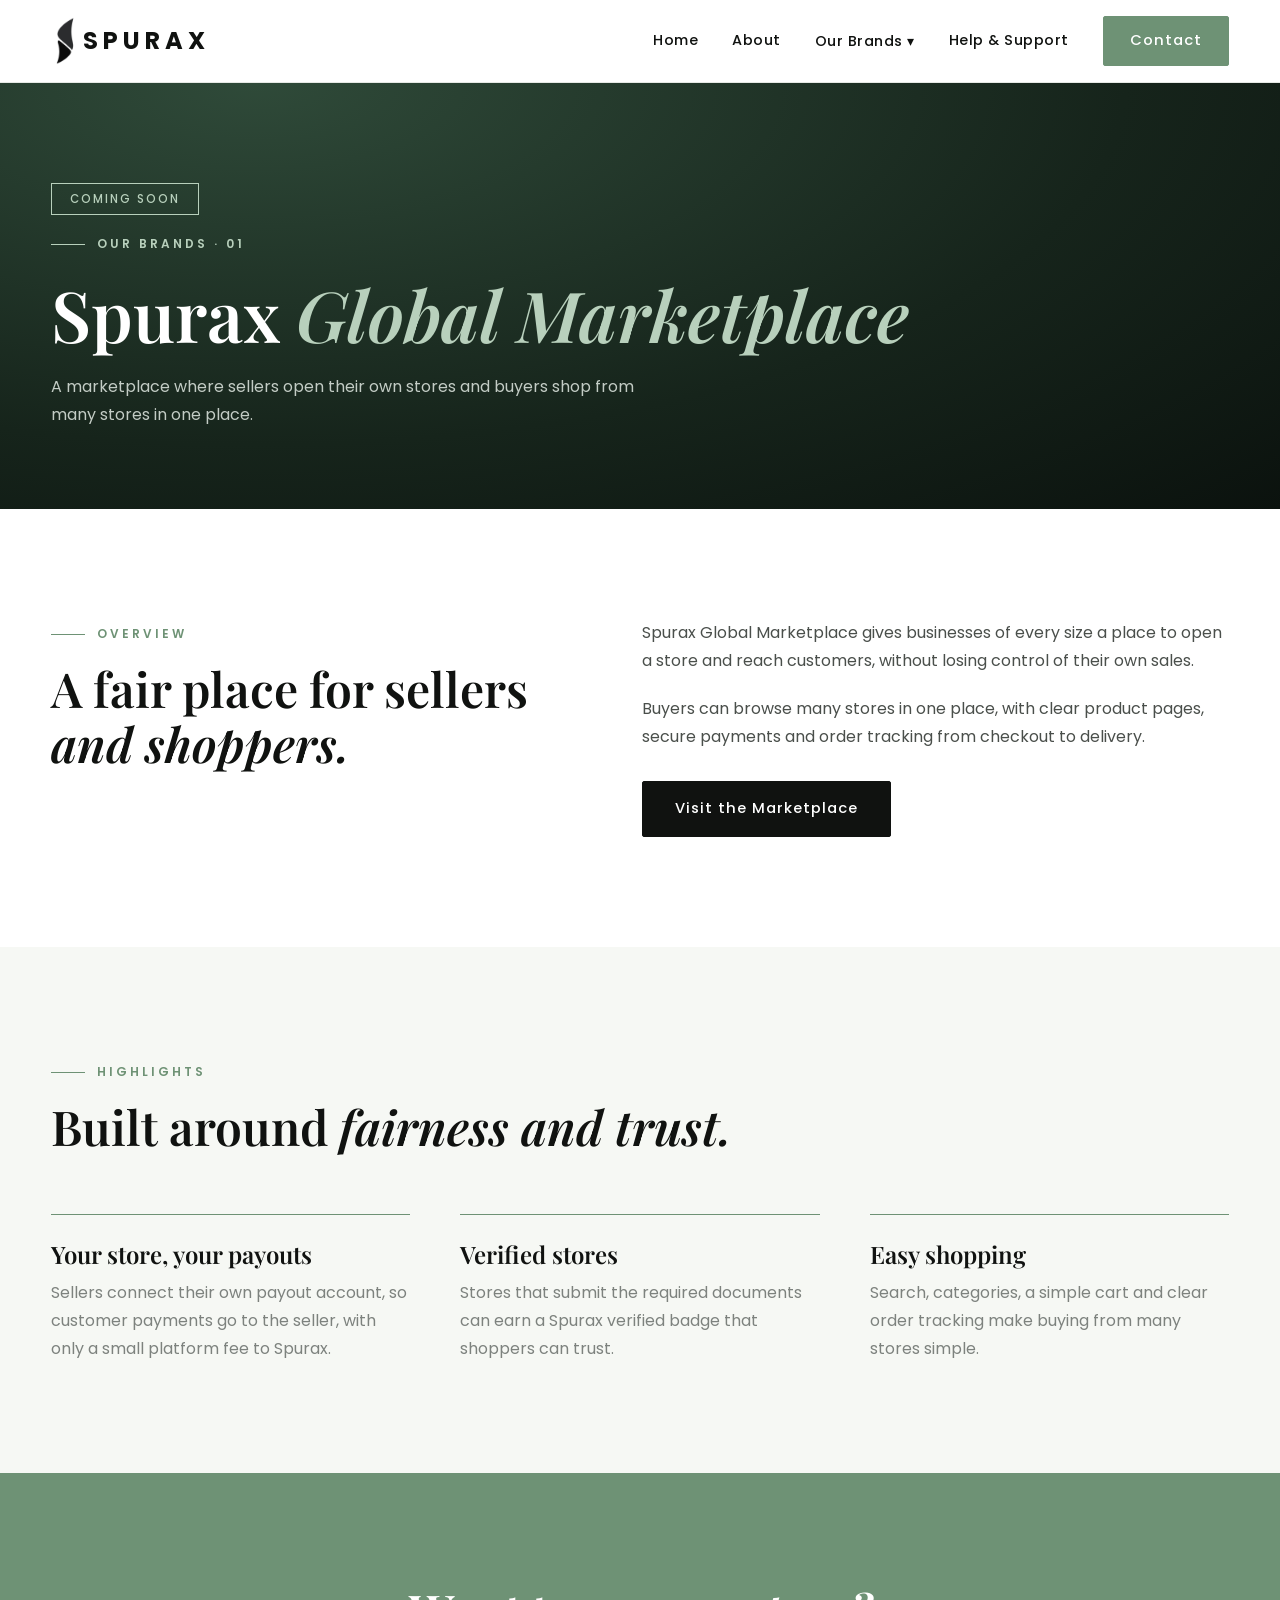
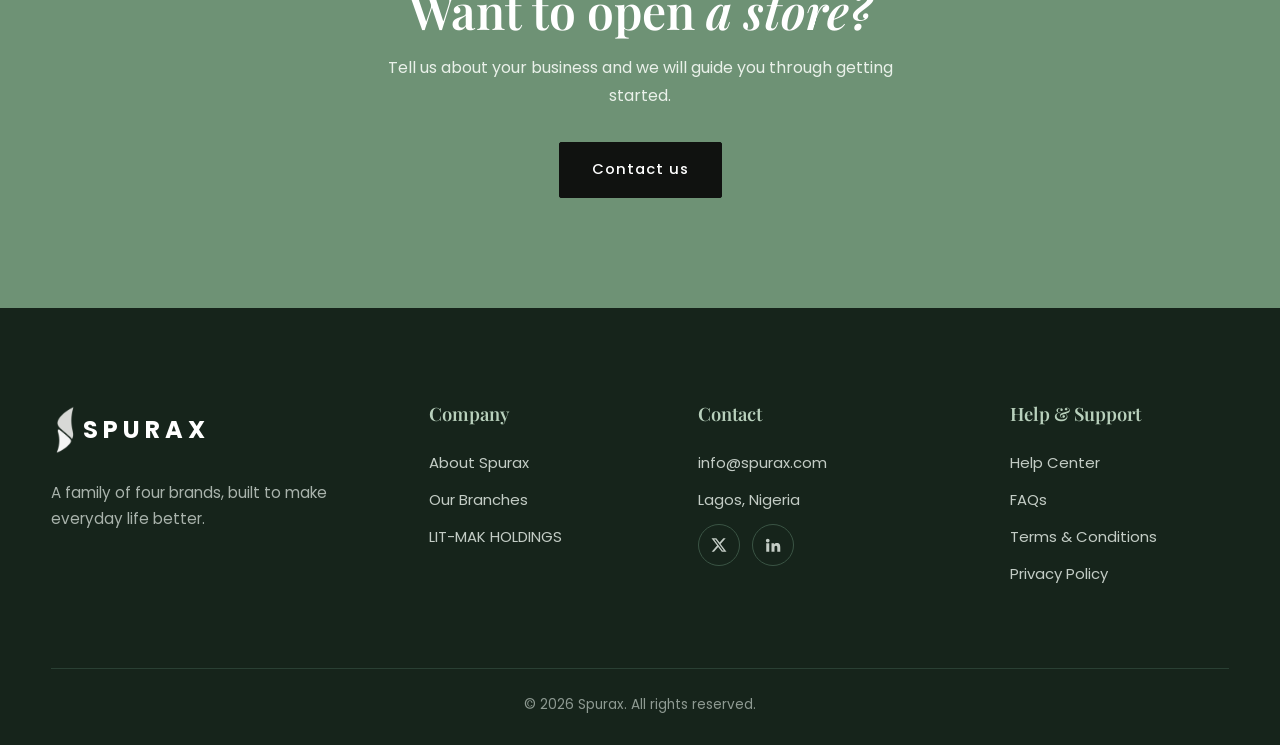
<file: global-marketplace.html>
<!DOCTYPE html>
<html lang="en">
<head>
  <meta charset="UTF-8">
  <meta name="viewport" content="width=device-width, initial-scale=1.0">
  <title>Spurax Global Marketplace | Spurax</title>
  <meta name="description" content="Spurax Global Marketplace is where sellers open their own stores and buyers shop from many stores in one place.">
  <link rel="icon" href="logo.jpg">
  <link rel="preconnect" href="https://fonts.googleapis.com">
  <link rel="preconnect" href="https://fonts.gstatic.com" crossorigin>
  <link href="https://fonts.googleapis.com/css2?family=Playfair+Display:ital,wght@0,600;0,700;1,500&family=Poppins:wght@400;500;600;700&display=swap" rel="stylesheet">
  <link rel="stylesheet" href="styles.css">
</head>
<body>

  <div id="site-header"></div>

  <section class="page-hero">
    <div class="container">
      <!-- EDIT: change the status tag when things change, e.g. "Now open" -->
      <span class="chip">Coming soon</span>
      <span class="eyebrow">Our brands &middot; 01</span>
      <h1>Spurax <em>Global Marketplace</em></h1>
      <p>A marketplace where sellers open their own stores and buyers shop from many stores in one place.</p>
    </div>
  </section>

  <section class="section">
    <div class="container split">
      <div class="reveal">
        <span class="eyebrow">Overview</span>
        <h2>A fair place for sellers <em>and shoppers.</em></h2>
      </div>
      <div class="reveal">
        <p>Spurax Global Marketplace gives businesses of every size a place to open a store and reach customers, without losing control of their own sales.</p>
        <p>Buyers can browse many stores in one place, with clear product pages, secure payments and order tracking from checkout to delivery.</p>
        <!-- EDIT: replace the # with the real marketplace address when it goes live -->
        <a href="#" class="btn dark" style="margin-top:10px;">Visit the Marketplace</a>
      </div>
    </div>
  </section>

  <section class="section cream">
    <div class="container">
      <div class="section-head reveal">
        <span class="eyebrow">Highlights</span>
        <h2>Built around <em>fairness and trust.</em></h2>
      </div>
      <div class="values">
        <div class="value reveal">
          <h3>Your store, your payouts</h3>
          <p>Sellers connect their own payout account, so customer payments go to the seller, with only a small platform fee to Spurax.</p>
        </div>
        <div class="value reveal">
          <h3>Verified stores</h3>
          <p>Stores that submit the required documents can earn a Spurax verified badge that shoppers can trust.</p>
        </div>
        <div class="value reveal">
          <h3>Easy shopping</h3>
          <p>Search, categories, a simple cart and clear order tracking make buying from many stores simple.</p>
        </div>
      </div>
    </div>
  </section>

  <section class="section cta">
    <div class="container reveal">
      <h2>Want to open <em>a store?</em></h2>
      <p>Tell us about your business and we will guide you through getting started.</p>
      <a href="contact.html" class="btn dark">Contact us</a>
    </div>
  </section>

  <div id="site-footer"></div>
  <script src="script.js"></script>
</body>
</html>
</file>
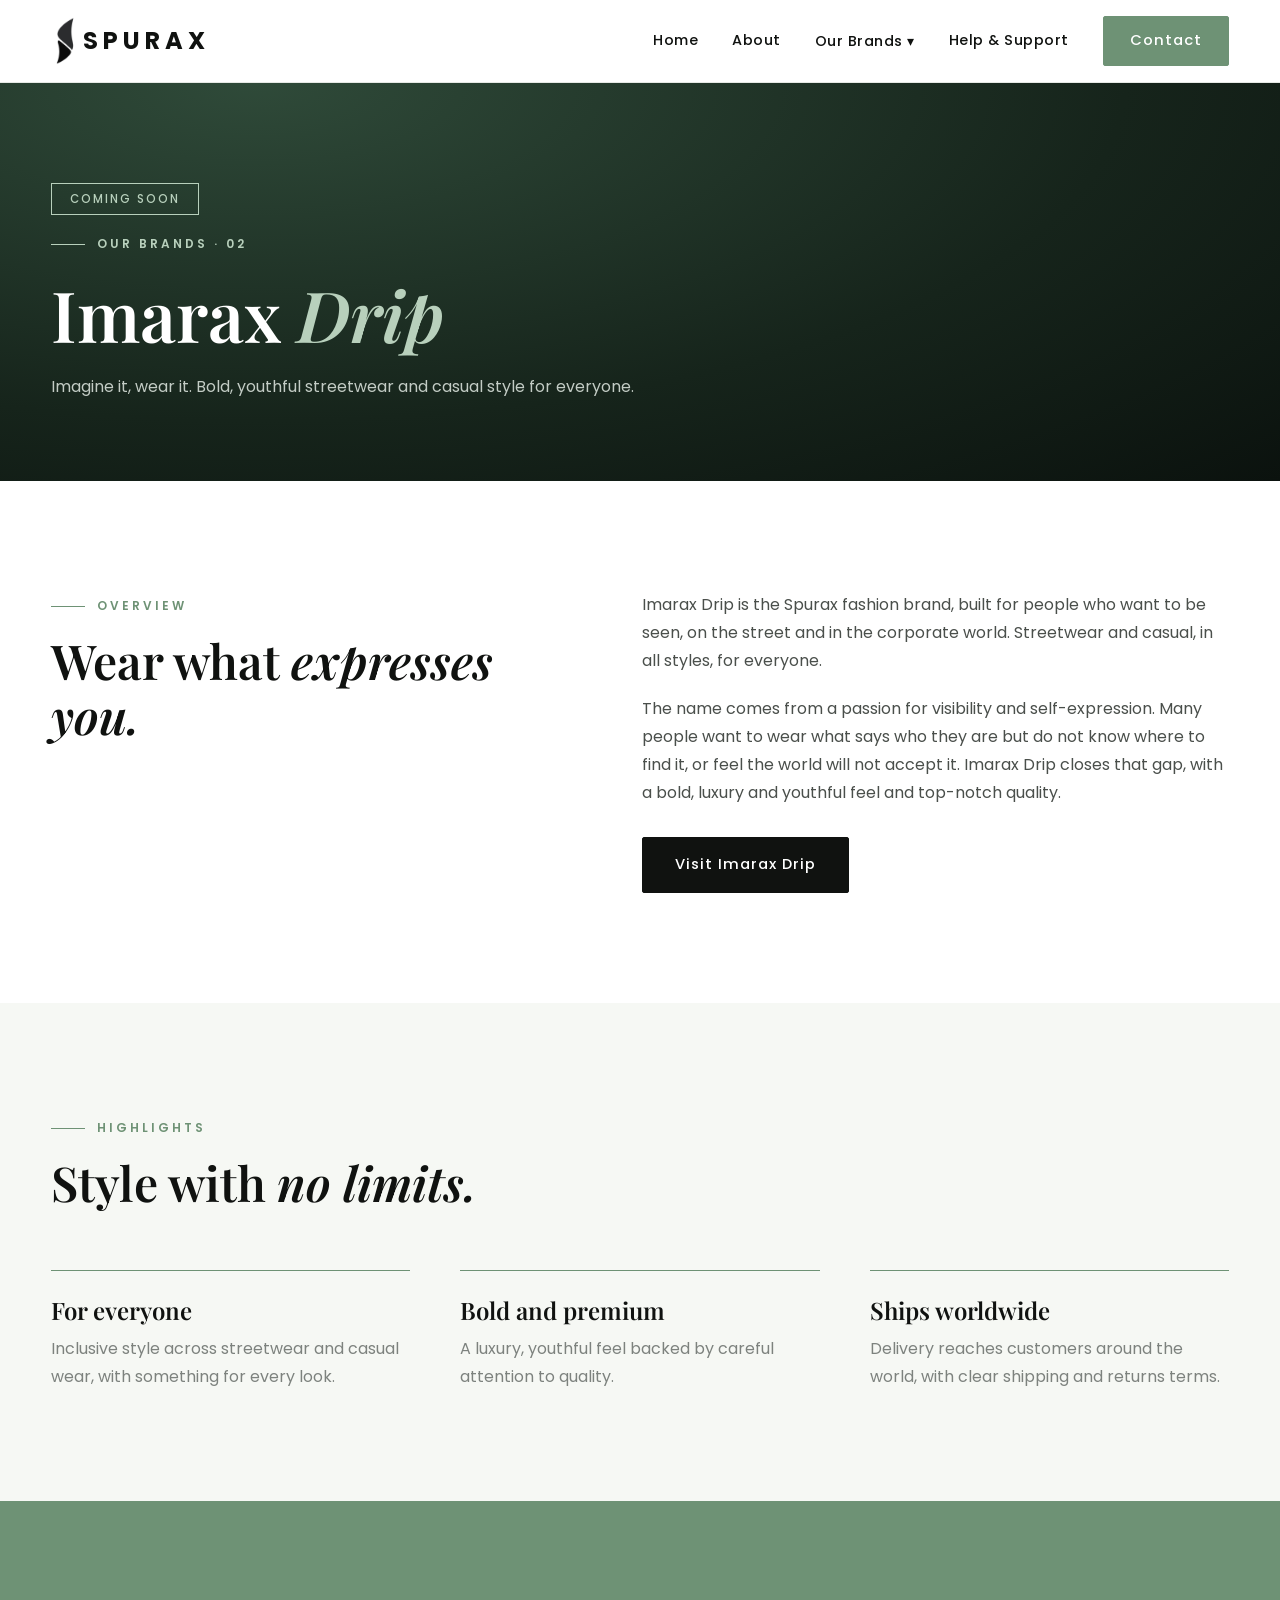
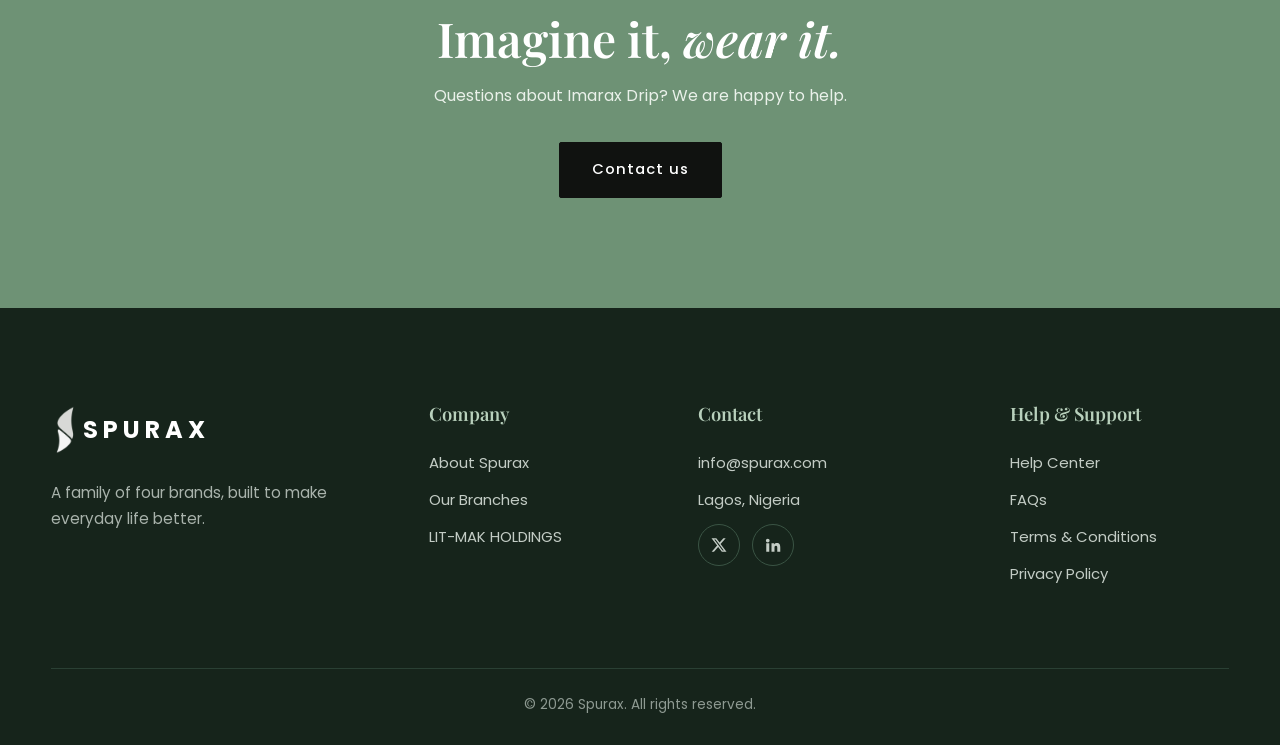
<file: imarax-drip.html>
<!DOCTYPE html>
<html lang="en">
<head>
  <meta charset="UTF-8">
  <meta name="viewport" content="width=device-width, initial-scale=1.0">
  <title>Imarax Drip | Spurax</title>
  <meta name="description" content="Imarax Drip is our fashion brand: bold, youthful streetwear and casual style for everyone.">
  <link rel="icon" href="logo.jpg">
  <link rel="preconnect" href="https://fonts.googleapis.com">
  <link rel="preconnect" href="https://fonts.gstatic.com" crossorigin>
  <link href="https://fonts.googleapis.com/css2?family=Playfair+Display:ital,wght@0,600;0,700;1,500&family=Poppins:wght@400;500;600;700&display=swap" rel="stylesheet">
  <link rel="stylesheet" href="styles.css">
</head>
<body>

  <div id="site-header"></div>

  <section class="page-hero">
    <div class="container">
      <!-- EDIT: change the status tag when things change, e.g. "Now open" -->
      <span class="chip">Coming soon</span>
      <span class="eyebrow">Our brands &middot; 02</span>
      <h1>Imarax <em>Drip</em></h1>
      <p>Imagine it, wear it. Bold, youthful streetwear and casual style for everyone.</p>
    </div>
  </section>

  <section class="section">
    <div class="container split">
      <div class="reveal">
        <span class="eyebrow">Overview</span>
        <h2>Wear what <em>expresses you.</em></h2>
      </div>
      <div class="reveal">
        <p>Imarax Drip is the Spurax fashion brand, built for people who want to be seen, on the street and in the corporate world. Streetwear and casual, in all styles, for everyone.</p>
        <p>The name comes from a passion for visibility and self-expression. Many people want to wear what says who they are but do not know where to find it, or feel the world will not accept it. Imarax Drip closes that gap, with a bold, luxury and youthful feel and top-notch quality.</p>
        <!-- EDIT: replace the # with the real Imarax Drip store address when it goes live -->
        <a href="#" class="btn dark" style="margin-top:10px;">Visit Imarax Drip</a>
      </div>
    </div>
  </section>

  <section class="section cream">
    <div class="container">
      <div class="section-head reveal">
        <span class="eyebrow">Highlights</span>
        <h2>Style with <em>no limits.</em></h2>
      </div>
      <div class="values">
        <div class="value reveal">
          <h3>For everyone</h3>
          <p>Inclusive style across streetwear and casual wear, with something for every look.</p>
        </div>
        <div class="value reveal">
          <h3>Bold and premium</h3>
          <p>A luxury, youthful feel backed by careful attention to quality.</p>
        </div>
        <div class="value reveal">
          <h3>Ships worldwide</h3>
          <p>Delivery reaches customers around the world, with clear shipping and returns terms.</p>
        </div>
      </div>
    </div>
  </section>

  <section class="section cta">
    <div class="container reveal">
      <h2>Imagine it, <em>wear it.</em></h2>
      <p>Questions about Imarax Drip? We are happy to help.</p>
      <a href="contact.html" class="btn dark">Contact us</a>
    </div>
  </section>

  <div id="site-footer"></div>
  <script src="script.js"></script>
</body>
</html>
</file>
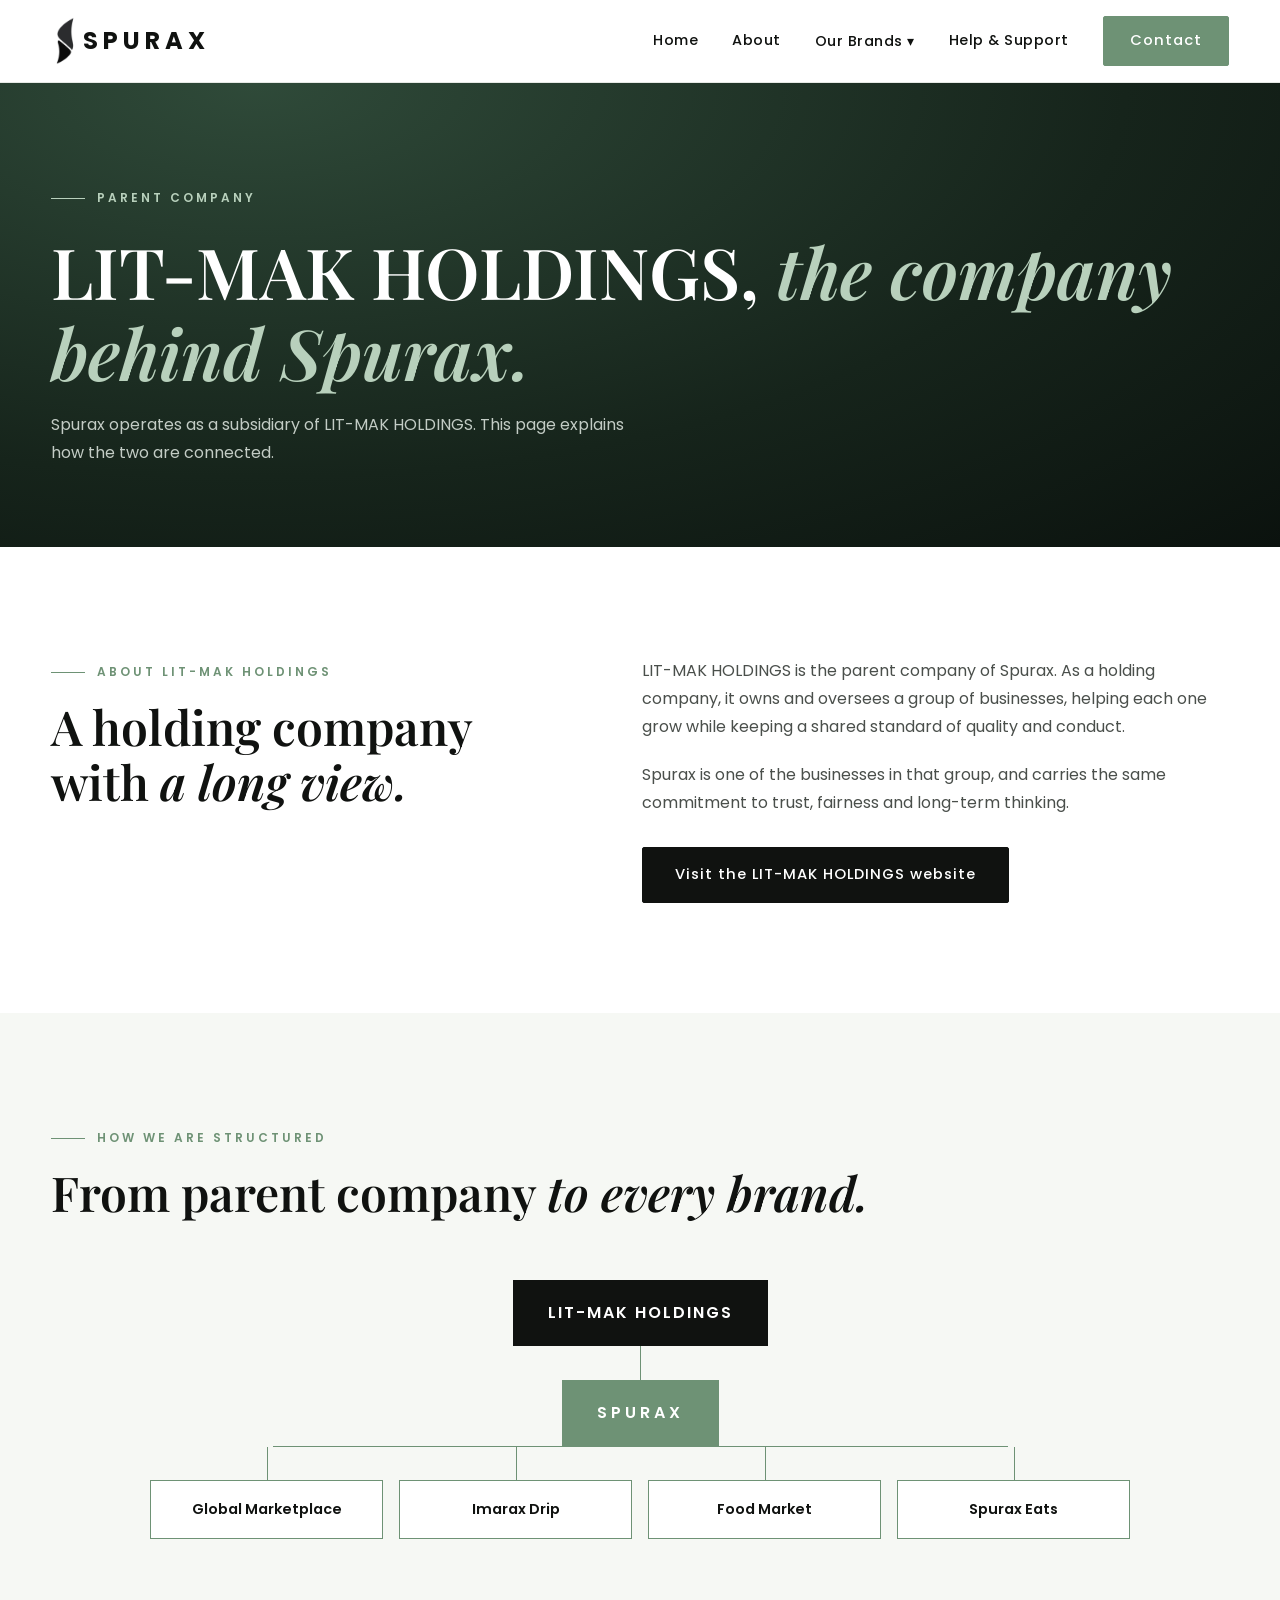
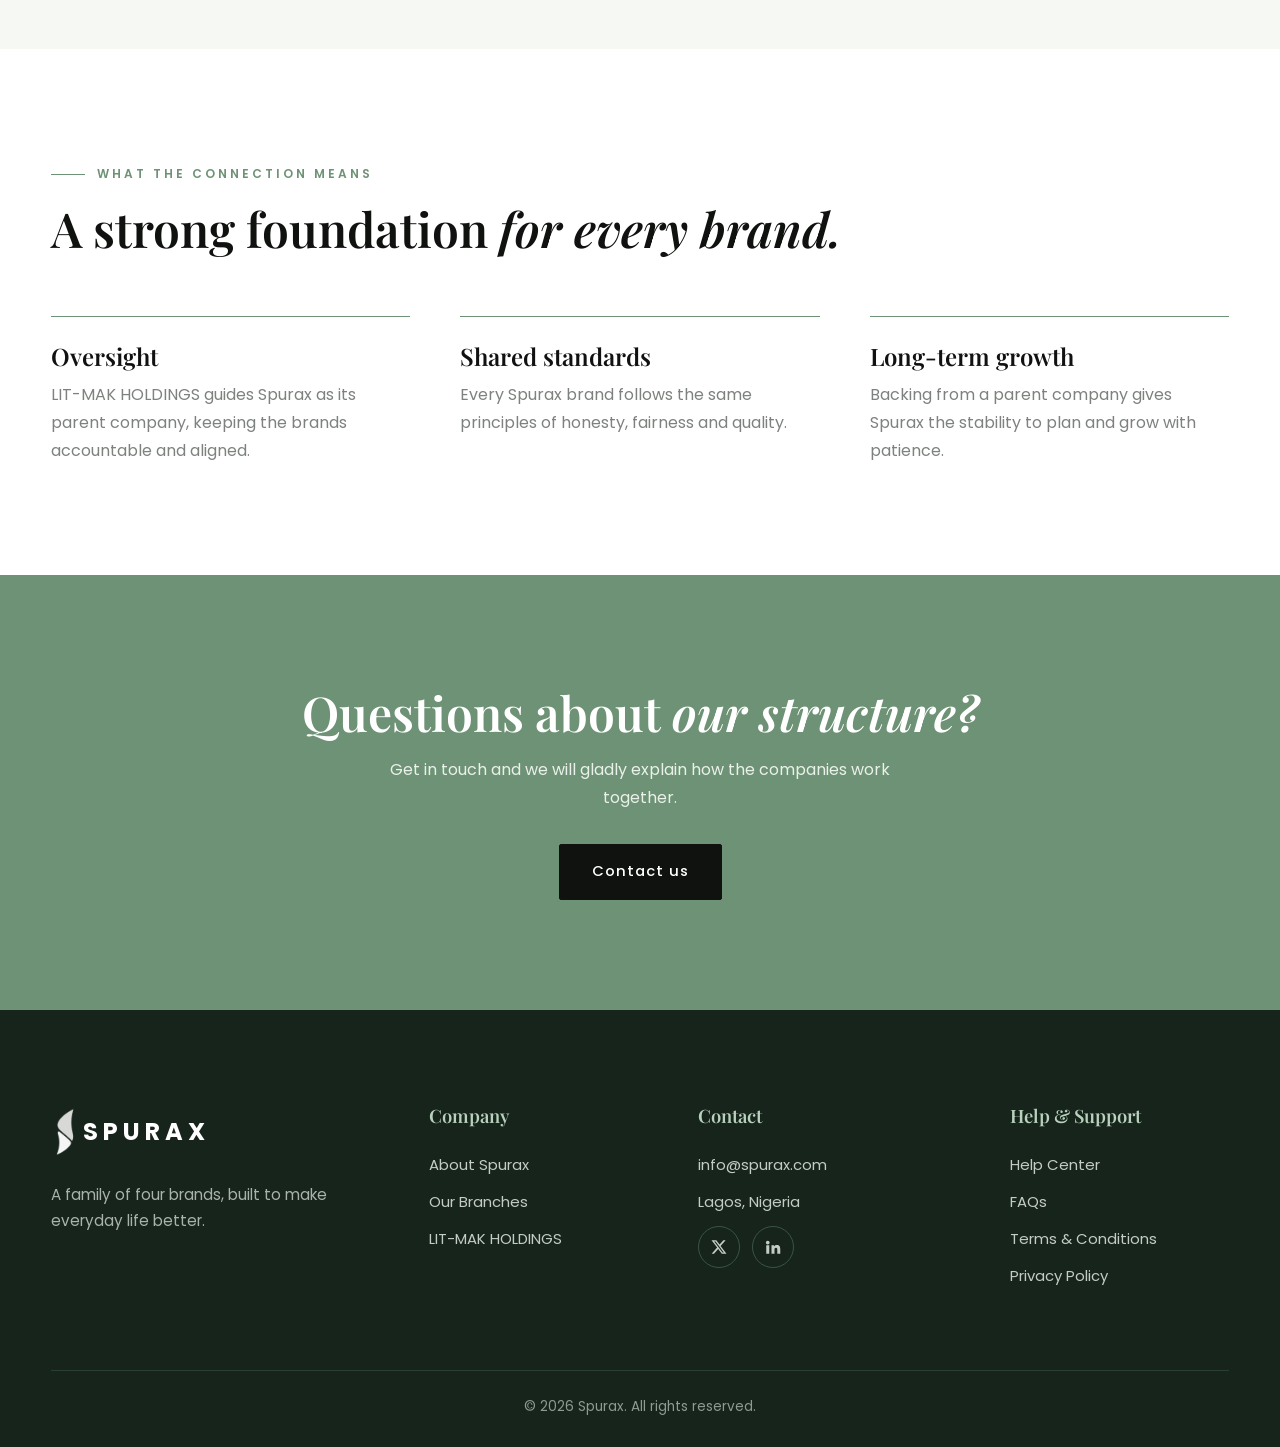
<file: litmark.html>
<!DOCTYPE html>
<html lang="en">
<head>
  <meta charset="UTF-8">
  <meta name="viewport" content="width=device-width, initial-scale=1.0">
  <title>LIT-MAK HOLDINGS | Spurax</title>
  <meta name="description" content="Spurax is a subsidiary of LIT-MAK HOLDINGS. Learn about our parent company and how the two are connected.">
  <link rel="icon" href="logo.jpg">
  <link rel="preconnect" href="https://fonts.googleapis.com">
  <link rel="preconnect" href="https://fonts.gstatic.com" crossorigin>
  <link href="https://fonts.googleapis.com/css2?family=Playfair+Display:ital,wght@0,600;0,700;1,500&family=Poppins:wght@400;500;600;700&display=swap" rel="stylesheet">
  <link rel="stylesheet" href="styles.css">
</head>
<body>

  <div id="site-header"></div>

  <section class="page-hero">
    <div class="container">
      <span class="eyebrow">Parent company</span>
      <h1>LIT-MAK HOLDINGS, <em>the company behind Spurax.</em></h1>
      <p>Spurax operates as a subsidiary of LIT-MAK HOLDINGS. This page explains how the two are connected.</p>
    </div>
  </section>

  <section class="section">
    <div class="container split">
      <div class="reveal">
        <span class="eyebrow">About LIT-MAK HOLDINGS</span>
        <h2>A holding company with <em>a long view.</em></h2>
      </div>
      <div class="reveal">
        <!-- EDIT: replace these two paragraphs with the real LIT-MAK HOLDINGS description -->
        <p>LIT-MAK HOLDINGS is the parent company of Spurax. As a holding company, it owns and oversees a group of businesses, helping each one grow while keeping a shared standard of quality and conduct.</p>
        <p>Spurax is one of the businesses in that group, and carries the same commitment to trust, fairness and long-term thinking.</p>
        <!-- EDIT: replace the # below with the real LIT-MAK HOLDINGS website address -->
        <a href="#" class="btn dark" style="margin-top:10px;">Visit the LIT-MAK HOLDINGS website</a>
      </div>
    </div>
  </section>

  <section class="section cream">
    <div class="container">
      <div class="section-head reveal">
        <span class="eyebrow">How we are structured</span>
        <h2>From parent company <em>to every brand.</em></h2>
      </div>
      <div class="tree reveal">
        <div class="tree-node top">LIT-MAK HOLDINGS</div>
        <div class="tree-line"></div>
        <div class="tree-node mid">SPURAX</div>
        <div class="tree-row">
          <div class="tree-node">Global Marketplace</div>
          <div class="tree-node">Imarax Drip</div>
          <div class="tree-node">Food Market</div>
          <div class="tree-node">Spurax Eats</div>
        </div>
      </div>
    </div>
  </section>

  <section class="section">
    <div class="container">
      <div class="section-head reveal">
        <span class="eyebrow">What the connection means</span>
        <h2>A strong foundation <em>for every brand.</em></h2>
      </div>
      <div class="values">
        <div class="value reveal">
          <h3>Oversight</h3>
          <p>LIT-MAK HOLDINGS guides Spurax as its parent company, keeping the brands accountable and aligned.</p>
        </div>
        <div class="value reveal">
          <h3>Shared standards</h3>
          <p>Every Spurax brand follows the same principles of honesty, fairness and quality.</p>
        </div>
        <div class="value reveal">
          <h3>Long-term growth</h3>
          <p>Backing from a parent company gives Spurax the stability to plan and grow with patience.</p>
        </div>
      </div>
    </div>
  </section>

  <section class="section cta">
    <div class="container reveal">
      <h2>Questions about <em>our structure?</em></h2>
      <p>Get in touch and we will gladly explain how the companies work together.</p>
      <a href="contact.html" class="btn dark">Contact us</a>
    </div>
  </section>

  <div id="site-footer"></div>
  <script src="script.js"></script>
</body>
</html>
</file>
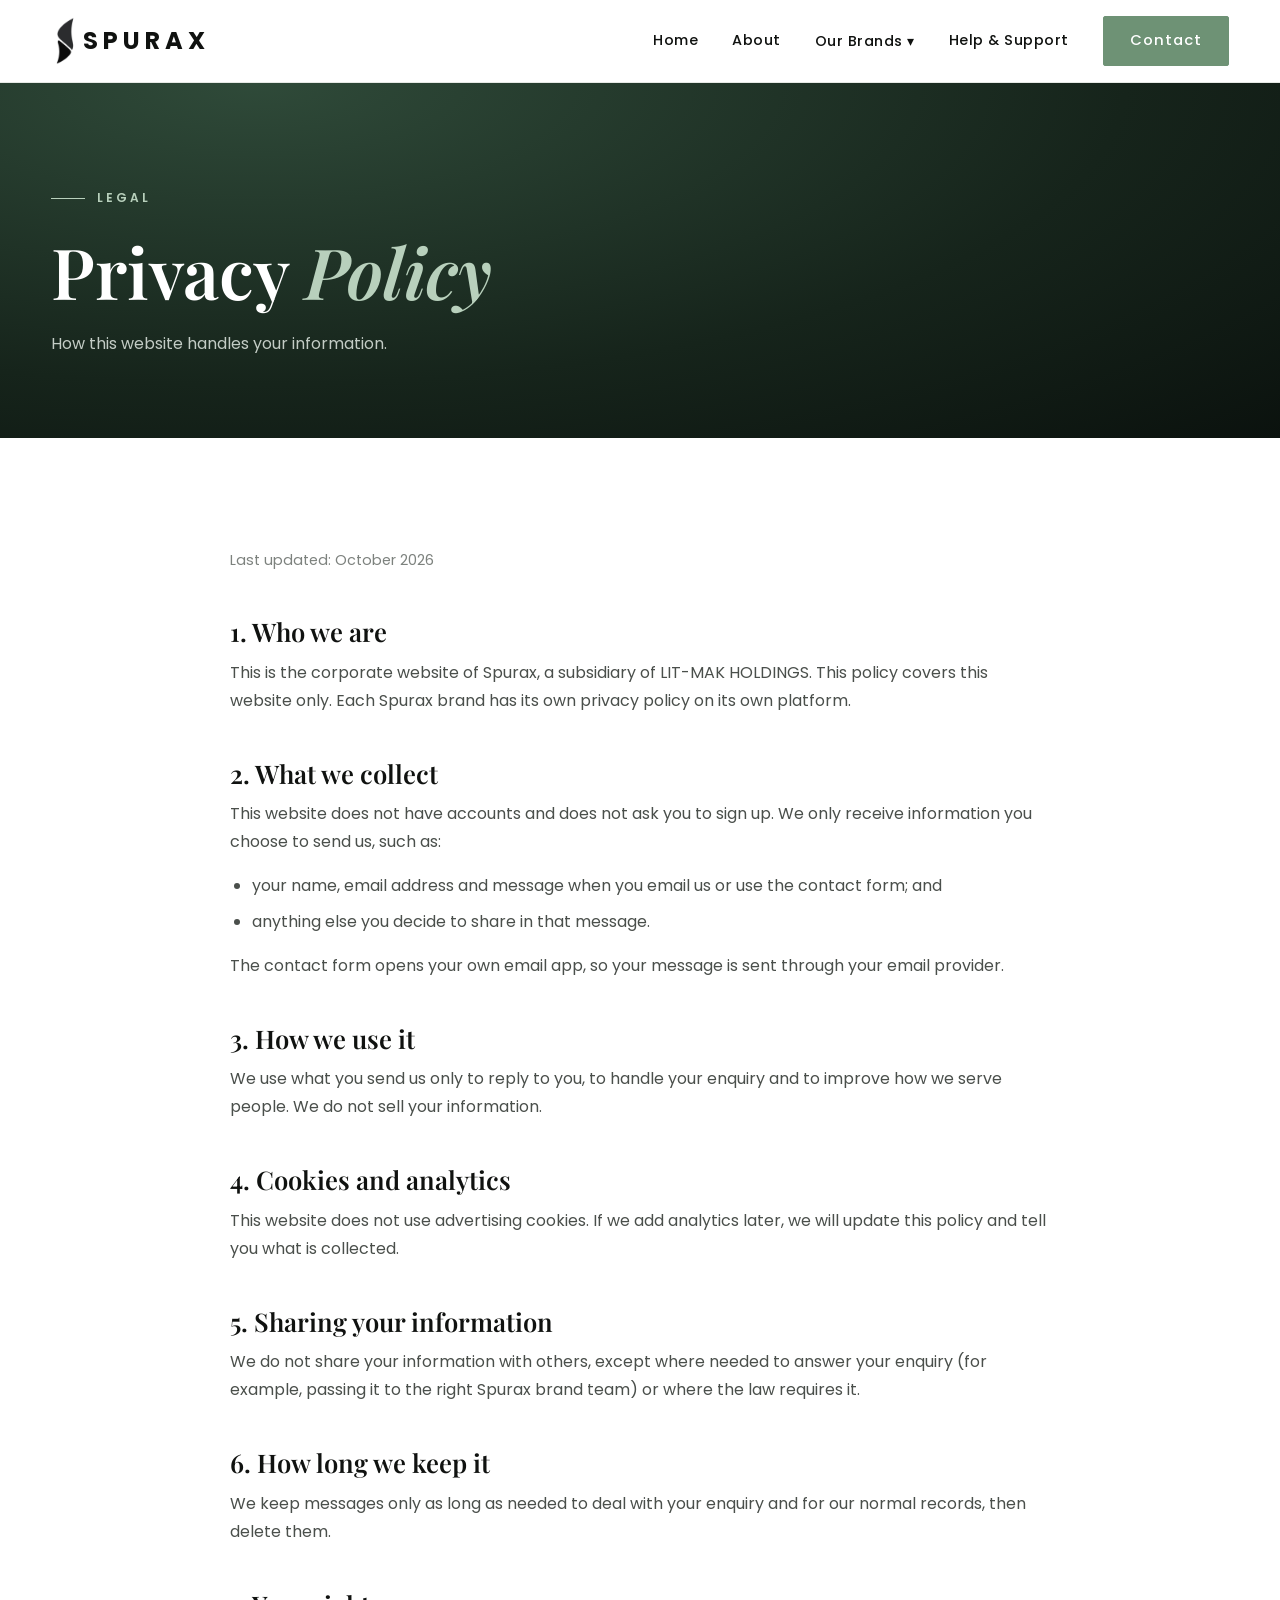
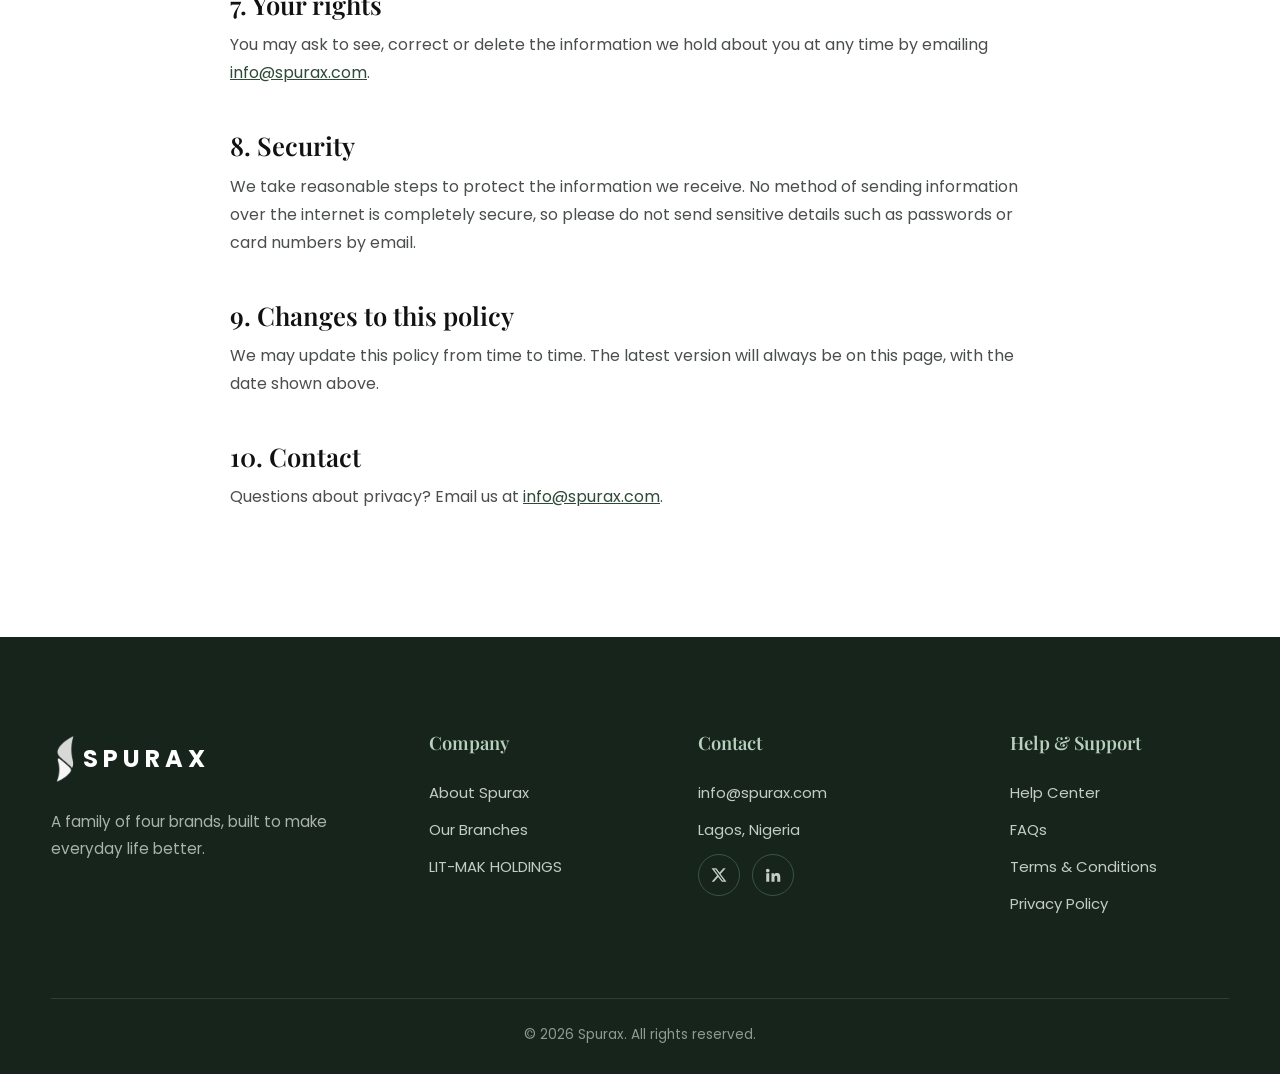
<file: privacy.html>
<!DOCTYPE html>
<html lang="en">
<head>
  <meta charset="UTF-8">
  <meta name="viewport" content="width=device-width, initial-scale=1.0">
  <title>Privacy Policy | Spurax</title>
  <meta name="description" content="How the Spurax corporate website handles your information.">
  <link rel="icon" href="logo.jpg">
  <link rel="preconnect" href="https://fonts.googleapis.com">
  <link rel="preconnect" href="https://fonts.gstatic.com" crossorigin>
  <link href="https://fonts.googleapis.com/css2?family=Playfair+Display:ital,wght@0,600;0,700;1,500&family=Poppins:wght@400;500;600;700&display=swap" rel="stylesheet">
  <link rel="stylesheet" href="styles.css">
</head>
<body>

  <div id="site-header"></div>

  <section class="page-hero">
    <div class="container">
      <span class="eyebrow">Legal</span>
      <h1>Privacy <em>Policy</em></h1>
      <p>How this website handles your information.</p>
    </div>
  </section>

  <section class="section">
    <div class="container">
      <div class="legal">
        <p class="updated">Last updated: October 2026</p>

        <h2>1. Who we are</h2>
        <p>This is the corporate website of Spurax, a subsidiary of LIT-MAK HOLDINGS. This policy covers this website only. Each Spurax brand has its own privacy policy on its own platform.</p>
        <!-- EDIT: when Spurax is registered, add the full registered company name here -->

        <h2>2. What we collect</h2>
        <p>This website does not have accounts and does not ask you to sign up. We only receive information you choose to send us, such as:</p>
        <ul>
          <li>your name, email address and message when you email us or use the contact form; and</li>
          <li>anything else you decide to share in that message.</li>
        </ul>
        <p>The contact form opens your own email app, so your message is sent through your email provider.</p>

        <h2>3. How we use it</h2>
        <p>We use what you send us only to reply to you, to handle your enquiry and to improve how we serve people. We do not sell your information.</p>

        <h2>4. Cookies and analytics</h2>
        <p>This website does not use advertising cookies. If we add analytics later, we will update this policy and tell you what is collected.</p>

        <h2>5. Sharing your information</h2>
        <p>We do not share your information with others, except where needed to answer your enquiry (for example, passing it to the right Spurax brand team) or where the law requires it.</p>

        <h2>6. How long we keep it</h2>
        <p>We keep messages only as long as needed to deal with your enquiry and for our normal records, then delete them.</p>

        <h2>7. Your rights</h2>
        <p>You may ask to see, correct or delete the information we hold about you at any time by emailing <a href="mailto:info@spurax.com">info@spurax.com</a>.</p>

        <h2>8. Security</h2>
        <p>We take reasonable steps to protect the information we receive. No method of sending information over the internet is completely secure, so please do not send sensitive details such as passwords or card numbers by email.</p>

        <h2>9. Changes to this policy</h2>
        <p>We may update this policy from time to time. The latest version will always be on this page, with the date shown above.</p>

        <h2>10. Contact</h2>
        <p>Questions about privacy? Email us at <a href="mailto:info@spurax.com">info@spurax.com</a>.</p>
      </div>
    </div>
  </section>

  <div id="site-footer"></div>
  <script src="script.js"></script>
</body>
</html>
</file>
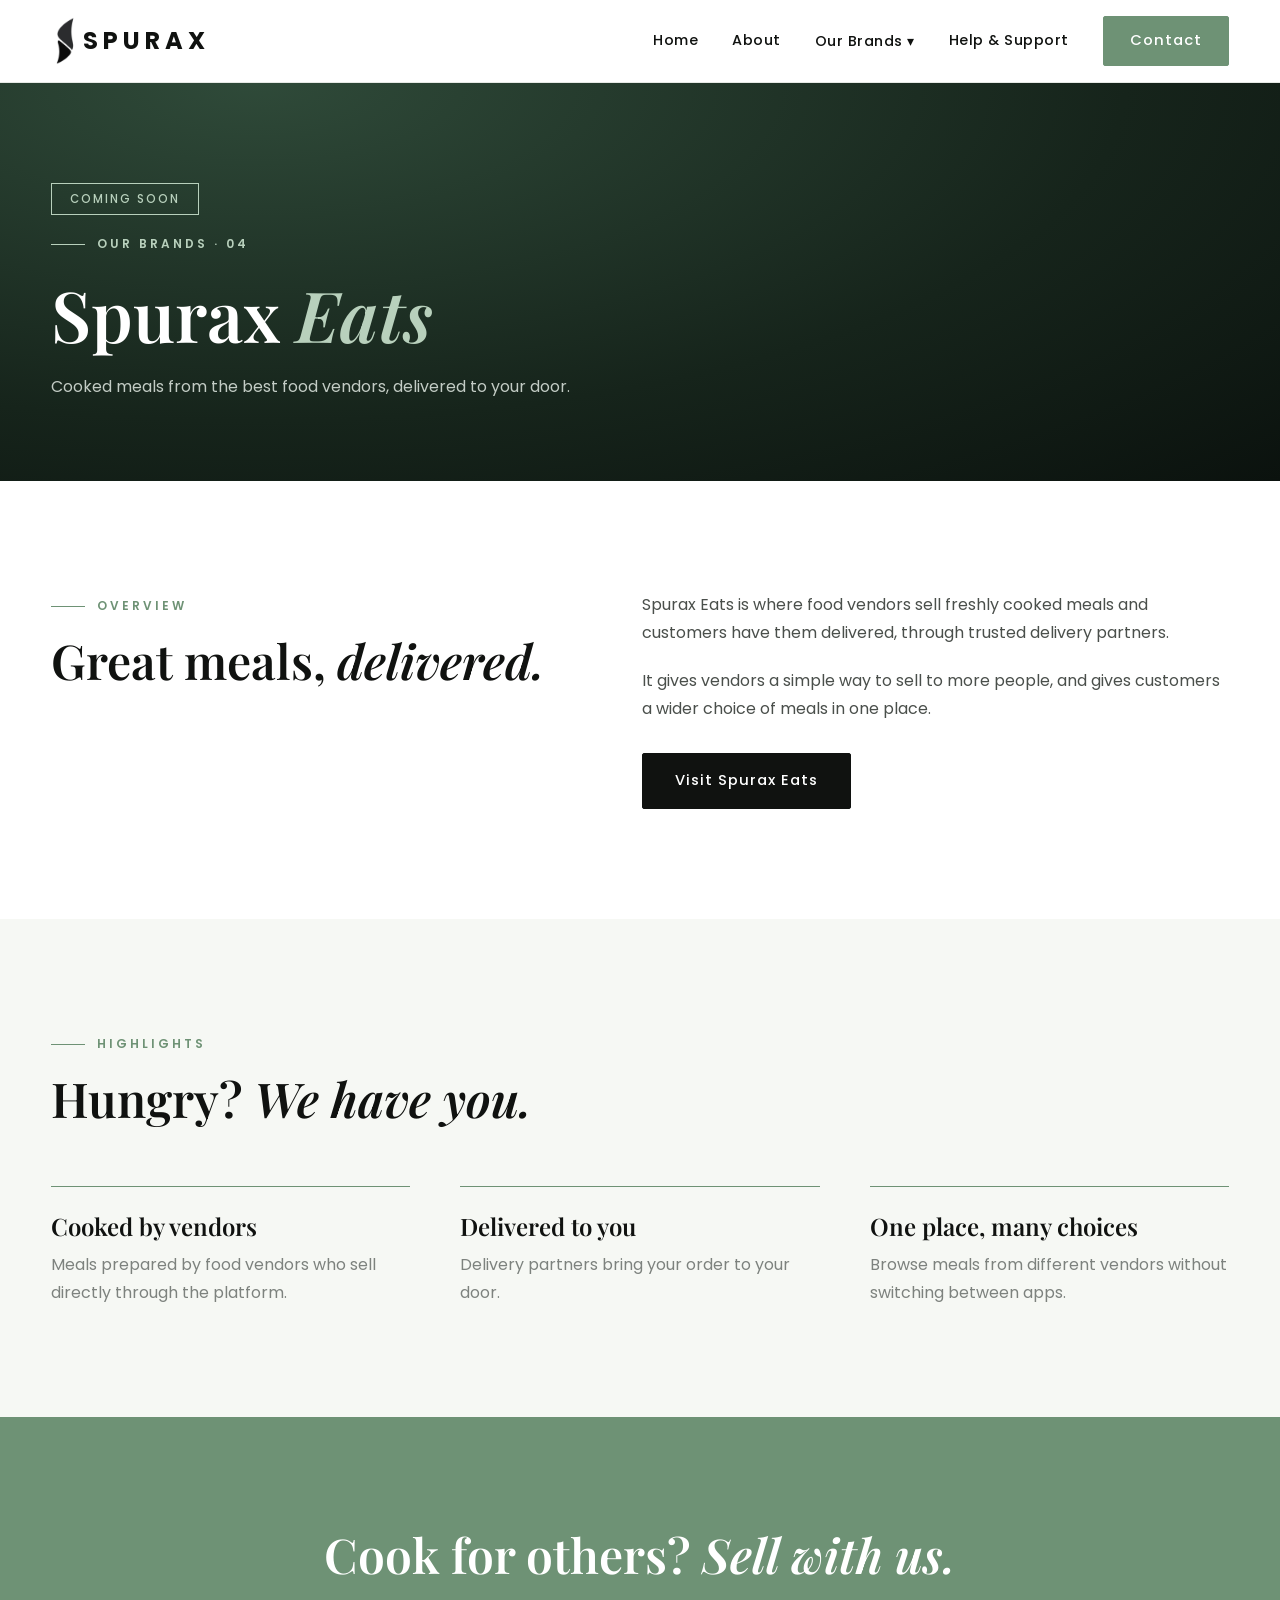
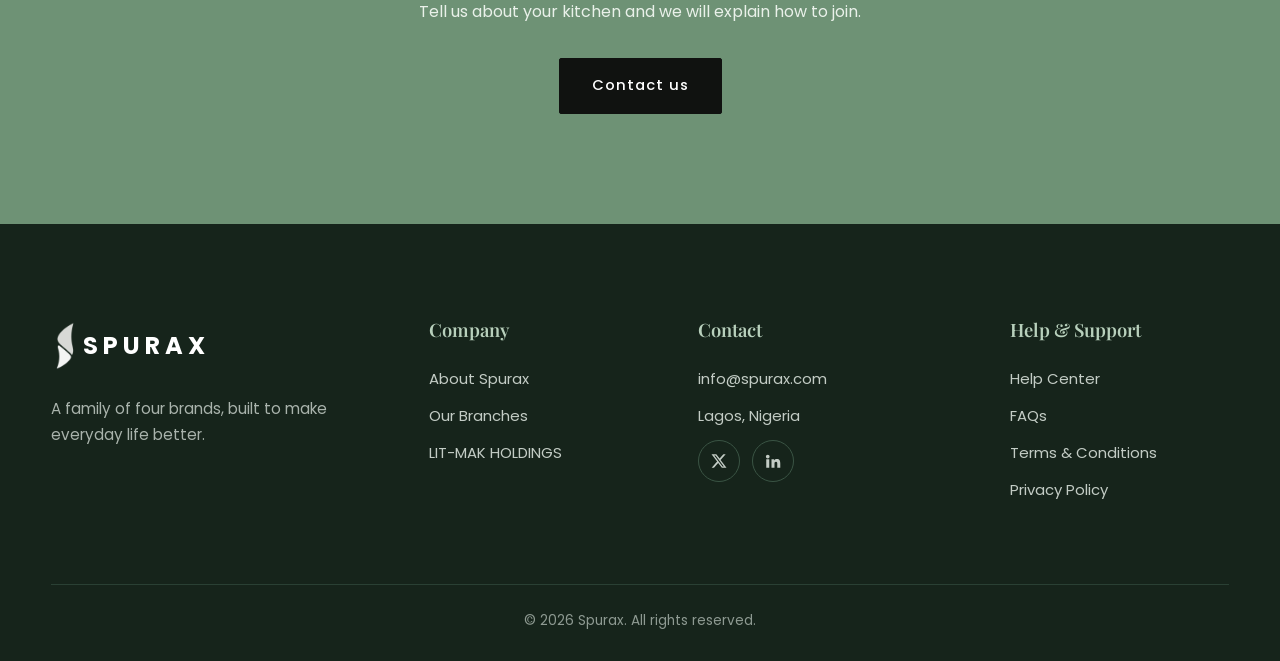
<file: spurax-eats.html>
<!DOCTYPE html>
<html lang="en">
<head>
  <meta charset="UTF-8">
  <meta name="viewport" content="width=device-width, initial-scale=1.0">
  <title>Spurax Eats | Spurax</title>
  <meta name="description" content="Spurax Eats brings cooked meals from the best food vendors, delivered to your door.">
  <link rel="icon" href="logo.jpg">
  <link rel="preconnect" href="https://fonts.googleapis.com">
  <link rel="preconnect" href="https://fonts.gstatic.com" crossorigin>
  <link href="https://fonts.googleapis.com/css2?family=Playfair+Display:ital,wght@0,600;0,700;1,500&family=Poppins:wght@400;500;600;700&display=swap" rel="stylesheet">
  <link rel="stylesheet" href="styles.css">
</head>
<body>

  <div id="site-header"></div>

  <section class="page-hero">
    <div class="container">
      <!-- EDIT: change the status tag when things change, e.g. "Now open" -->
      <span class="chip">Coming soon</span>
      <span class="eyebrow">Our brands &middot; 04</span>
      <h1>Spurax <em>Eats</em></h1>
      <p>Cooked meals from the best food vendors, delivered to your door.</p>
    </div>
  </section>

  <section class="section">
    <div class="container split">
      <div class="reveal">
        <span class="eyebrow">Overview</span>
        <h2>Great meals, <em>delivered.</em></h2>
      </div>
      <div class="reveal">
        <p>Spurax Eats is where food vendors sell freshly cooked meals and customers have them delivered, through trusted delivery partners.</p>
        <p>It gives vendors a simple way to sell to more people, and gives customers a wider choice of meals in one place.</p>
        <!-- EDIT: replace the # with the real Spurax Eats address when it goes live -->
        <a href="#" class="btn dark" style="margin-top:10px;">Visit Spurax Eats</a>
      </div>
    </div>
  </section>

  <section class="section cream">
    <div class="container">
      <div class="section-head reveal">
        <span class="eyebrow">Highlights</span>
        <h2>Hungry? <em>We have you.</em></h2>
      </div>
      <div class="values">
        <div class="value reveal">
          <h3>Cooked by vendors</h3>
          <p>Meals prepared by food vendors who sell directly through the platform.</p>
        </div>
        <div class="value reveal">
          <h3>Delivered to you</h3>
          <p>Delivery partners bring your order to your door.</p>
        </div>
        <div class="value reveal">
          <h3>One place, many choices</h3>
          <p>Browse meals from different vendors without switching between apps.</p>
        </div>
      </div>
    </div>
  </section>

  <section class="section cta">
    <div class="container reveal">
      <h2>Cook for others? <em>Sell with us.</em></h2>
      <p>Tell us about your kitchen and we will explain how to join.</p>
      <a href="contact.html" class="btn dark">Contact us</a>
    </div>
  </section>

  <div id="site-footer"></div>
  <script src="script.js"></script>
</body>
</html>
</file>
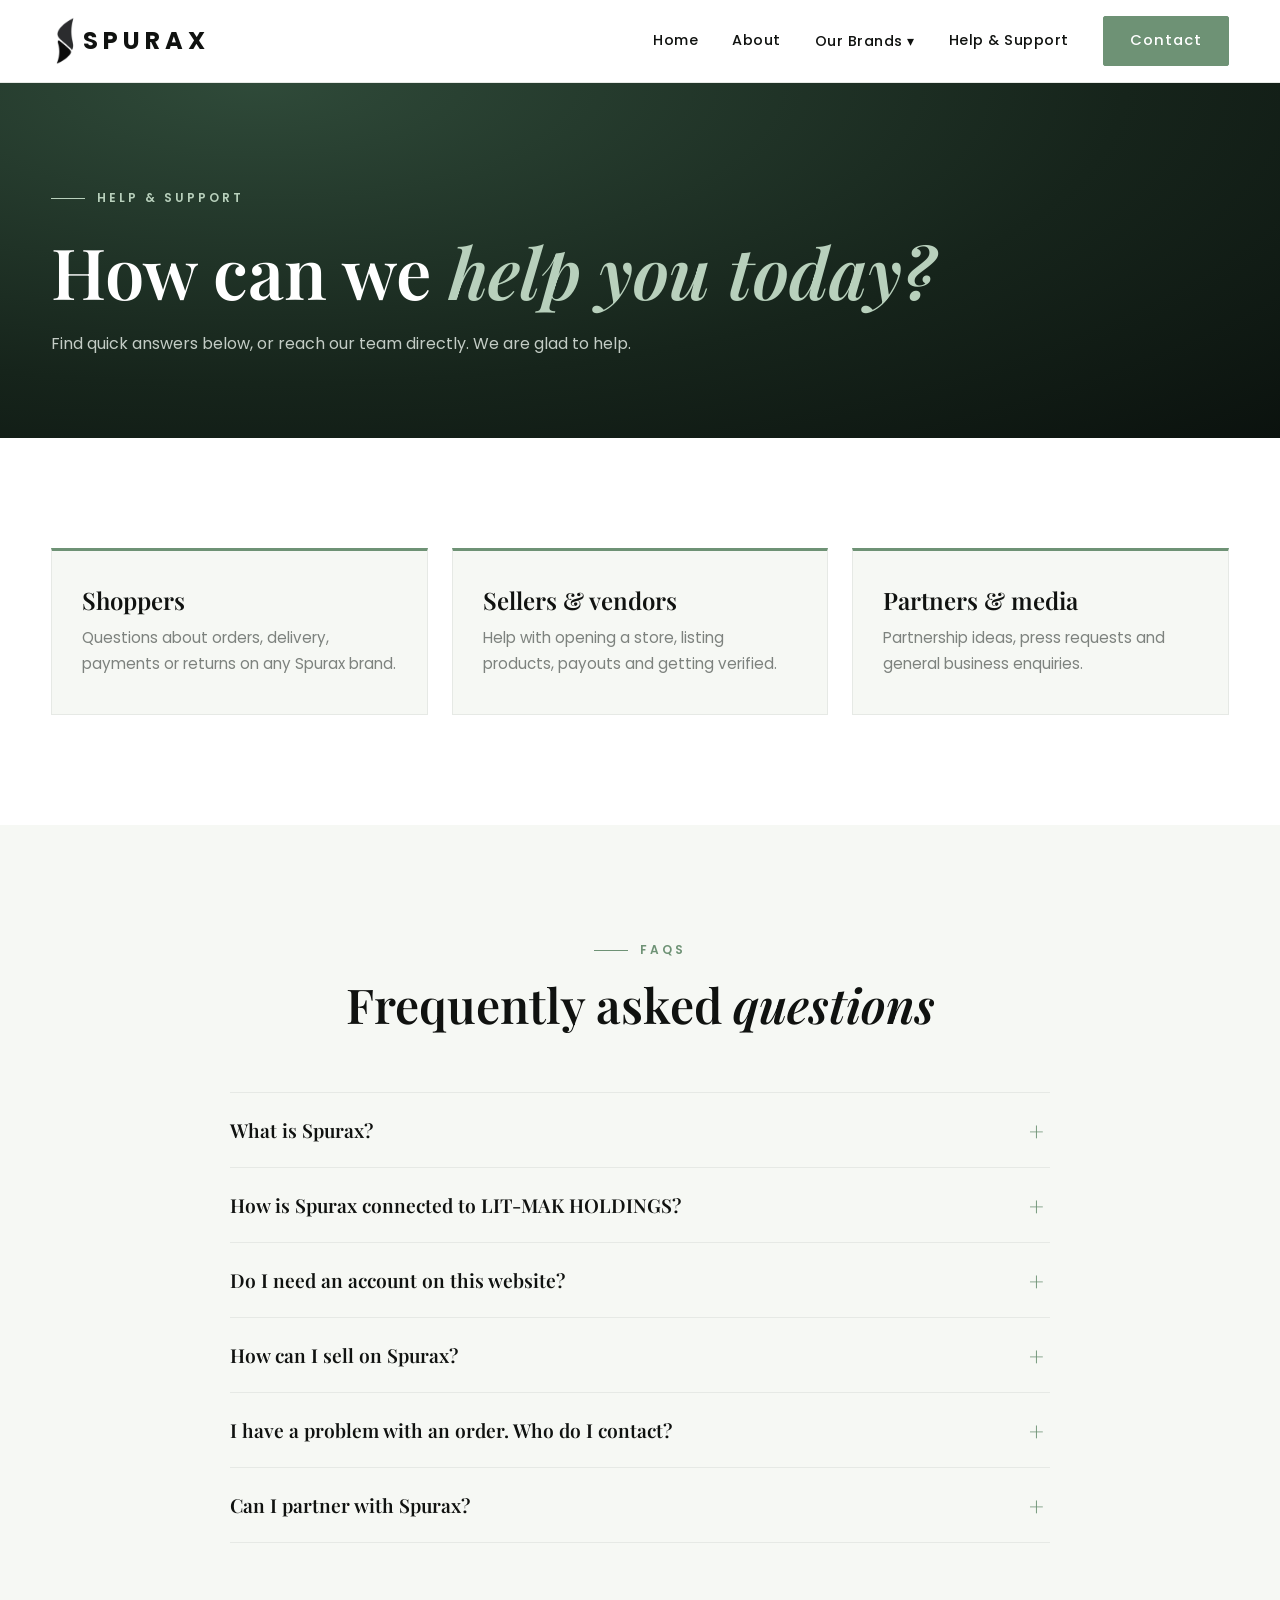
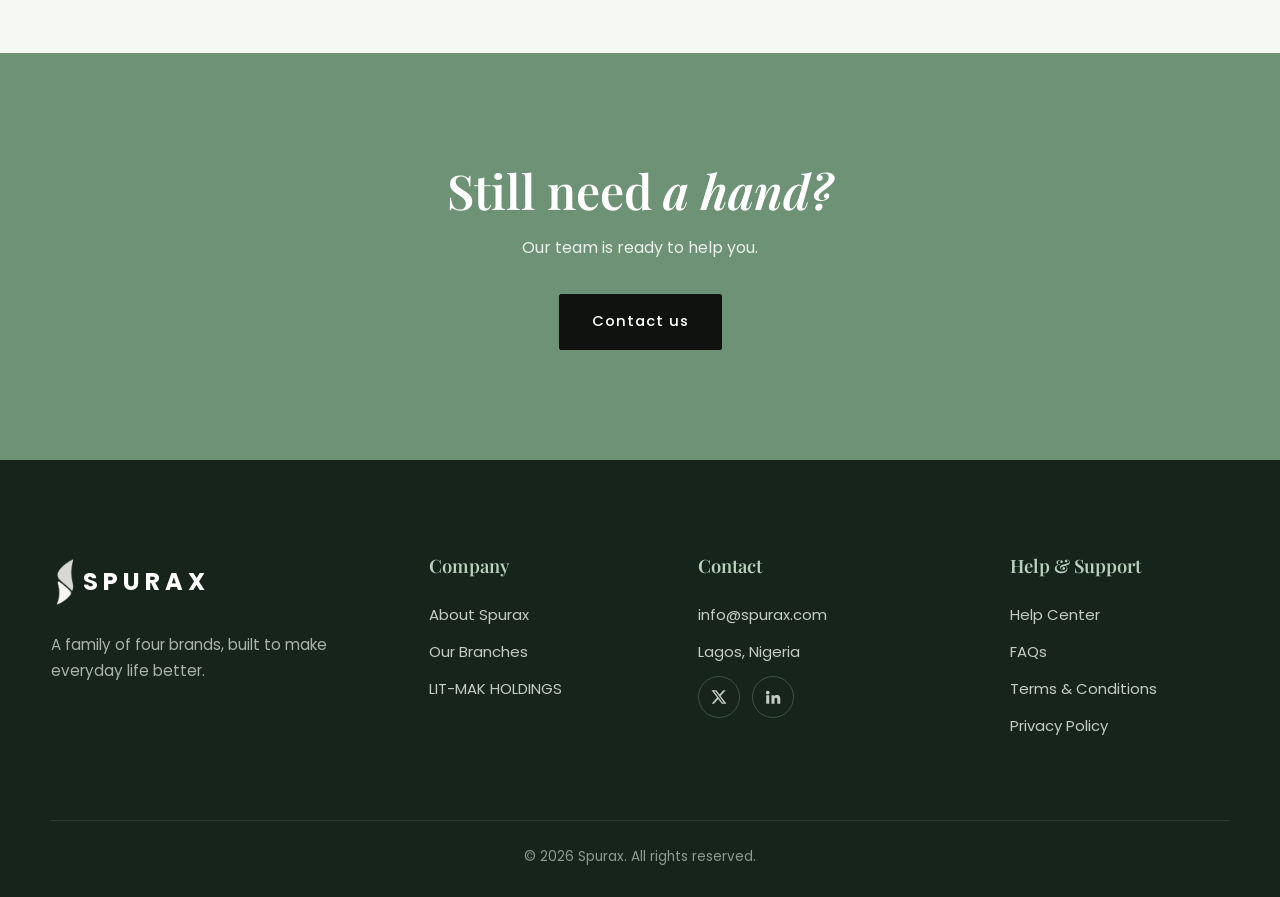
<file: support.html>
<!DOCTYPE html>
<html lang="en">
<head>
  <meta charset="UTF-8">
  <meta name="viewport" content="width=device-width, initial-scale=1.0">
  <title>Help &amp; Support | Spurax</title>
  <meta name="description" content="Find answers about Spurax and its brands, or contact our support team.">
  <link rel="icon" href="logo.jpeg">
  <link rel="preconnect" href="https://fonts.googleapis.com">
  <link rel="preconnect" href="https://fonts.gstatic.com" crossorigin>
  <link href="https://fonts.googleapis.com/css2?family=Playfair+Display:ital,wght@0,600;0,700;1,500&family=Poppins:wght@400;500;600;700&display=swap" rel="stylesheet">
  <link rel="stylesheet" href="styles.css">
</head>
<body>

  <div id="site-header"></div>

  <section class="page-hero">
    <div class="container">
      <span class="eyebrow">Help &amp; Support</span>
      <h1>How can we <em>help you today?</em></h1>
      <p>Find quick answers below, or reach our team directly. We are glad to help.</p>
    </div>
  </section>

  <section class="section">
    <div class="container">
      <div class="help-cards">
        <div class="help-card reveal">
          <h3>Shoppers</h3>
          <p>Questions about orders, delivery, payments or returns on any Spurax brand.</p>
        </div>
        <div class="help-card reveal">
          <h3>Sellers &amp; vendors</h3>
          <p>Help with opening a store, listing products, payouts and getting verified.</p>
        </div>
        <div class="help-card reveal">
          <h3>Partners &amp; media</h3>
          <p>Partnership ideas, press requests and general business enquiries.</p>
        </div>
      </div>
    </div>
  </section>

  <section class="section cream" id="faq">
    <div class="container">
      <div class="section-head reveal" style="text-align:center;">
        <span class="eyebrow">FAQs</span>
        <h2>Frequently asked <em>questions</em></h2>
      </div>
      <div class="faq-list reveal">
        <div class="faq-item">
          <button class="faq-q">What is Spurax?</button>
          <div class="faq-a"><p>Spurax is a family of four brands: Spurax Global Marketplace, Imarax Drip, Spurax Food Market and Spurax Eats, all built to make everyday life easier.</p></div>
        </div>
        <div class="faq-item">
          <button class="faq-q">How is Spurax connected to LIT-MAK HOLDINGS?</button>
          <div class="faq-a"><p>Spurax is a subsidiary of LIT-MAK HOLDINGS. You can read more on our <a href="litmark.html" style="color:var(--green-deep);text-decoration:underline;">LIT-MAK HOLDINGS page</a>.</p></div>
        </div>
        <div class="faq-item">
          <button class="faq-q">Do I need an account on this website?</button>
          <div class="faq-a"><p>No. This website is an information page about Spurax. Accounts, shopping and orders happen on each brand's own platform.</p></div>
        </div>
        <div class="faq-item">
          <button class="faq-q">How can I sell on Spurax?</button>
          <div class="faq-a"><p>Contact us through the contact page and choose "Selling on Spurax". Our team will guide you through opening a store on the Global Marketplace.</p></div>
        </div>
        <div class="faq-item">
          <button class="faq-q">I have a problem with an order. Who do I contact?</button>
          <div class="faq-a"><p>Send the order details to info@spurax.com and we will point you to the right brand team so it is resolved quickly.</p></div>
        </div>
        <div class="faq-item">
          <button class="faq-q">Can I partner with Spurax?</button>
          <div class="faq-a"><p>Yes. Choose "Partnership" on the contact page and tell us a little about your idea.</p></div>
        </div>
      </div>
    </div>
  </section>

  <section class="section cta">
    <div class="container reveal">
      <h2>Still need <em>a hand?</em></h2>
      <p>Our team is ready to help you.</p>
      <a href="contact.html" class="btn dark">Contact us</a>
    </div>
  </section>

  <div id="site-footer"></div>
  <script src="script.js"></script>
</body>
</html>
</file>
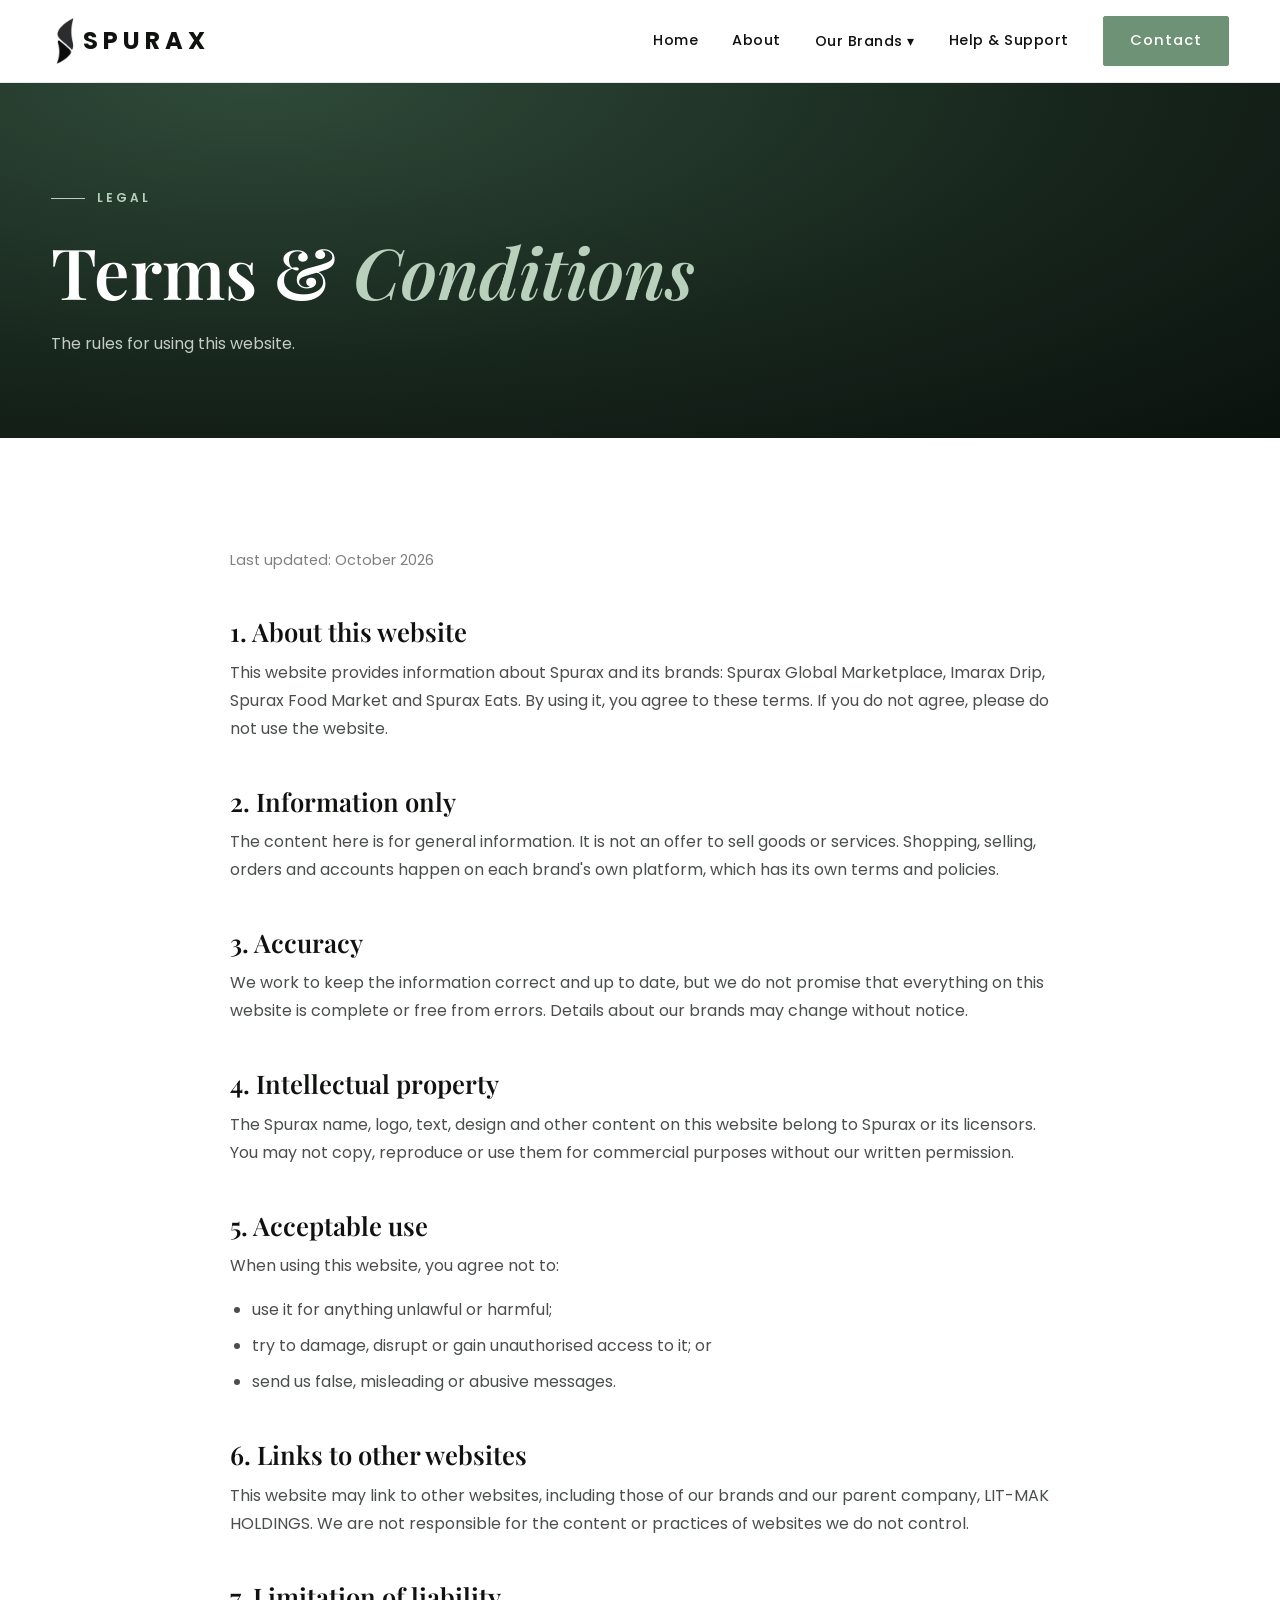
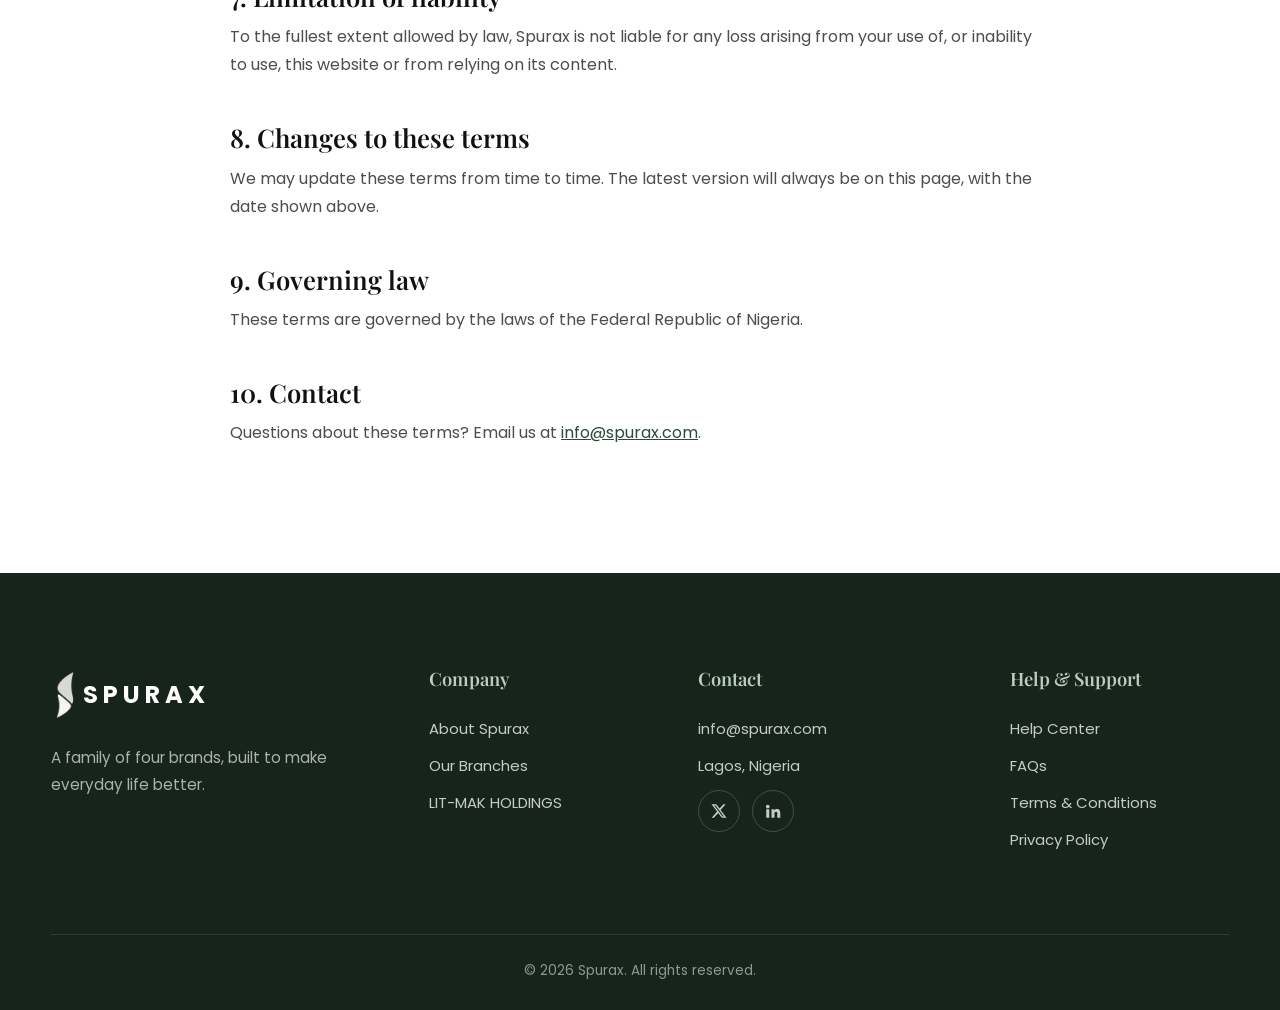
<file: terms.html>
<!DOCTYPE html>
<html lang="en">
<head>
  <meta charset="UTF-8">
  <meta name="viewport" content="width=device-width, initial-scale=1.0">
  <title>Terms &amp; Conditions | Spurax</title>
  <meta name="description" content="Terms and conditions for using the Spurax corporate website.">
  <link rel="icon" href="logo.jpg">
  <link rel="preconnect" href="https://fonts.googleapis.com">
  <link rel="preconnect" href="https://fonts.gstatic.com" crossorigin>
  <link href="https://fonts.googleapis.com/css2?family=Playfair+Display:ital,wght@0,600;0,700;1,500&family=Poppins:wght@400;500;600;700&display=swap" rel="stylesheet">
  <link rel="stylesheet" href="styles.css">
</head>
<body>

  <div id="site-header"></div>

  <section class="page-hero">
    <div class="container">
      <span class="eyebrow">Legal</span>
      <h1>Terms &amp; <em>Conditions</em></h1>
      <p>The rules for using this website.</p>
    </div>
  </section>

  <section class="section">
    <div class="container">
      <div class="legal">
        <p class="updated">Last updated: October 2026</p>

        <h2>1. About this website</h2>
        <p>This website provides information about Spurax and its brands: Spurax Global Marketplace, Imarax Drip, Spurax Food Market and Spurax Eats. By using it, you agree to these terms. If you do not agree, please do not use the website.</p>
        <!-- EDIT: when Spurax is registered, add the full registered company name here -->

        <h2>2. Information only</h2>
        <p>The content here is for general information. It is not an offer to sell goods or services. Shopping, selling, orders and accounts happen on each brand's own platform, which has its own terms and policies.</p>

        <h2>3. Accuracy</h2>
        <p>We work to keep the information correct and up to date, but we do not promise that everything on this website is complete or free from errors. Details about our brands may change without notice.</p>

        <h2>4. Intellectual property</h2>
        <p>The Spurax name, logo, text, design and other content on this website belong to Spurax or its licensors. You may not copy, reproduce or use them for commercial purposes without our written permission.</p>

        <h2>5. Acceptable use</h2>
        <p>When using this website, you agree not to:</p>
        <ul>
          <li>use it for anything unlawful or harmful;</li>
          <li>try to damage, disrupt or gain unauthorised access to it; or</li>
          <li>send us false, misleading or abusive messages.</li>
        </ul>

        <h2>6. Links to other websites</h2>
        <p>This website may link to other websites, including those of our brands and our parent company, LIT-MAK HOLDINGS. We are not responsible for the content or practices of websites we do not control.</p>

        <h2>7. Limitation of liability</h2>
        <p>To the fullest extent allowed by law, Spurax is not liable for any loss arising from your use of, or inability to use, this website or from relying on its content.</p>

        <h2>8. Changes to these terms</h2>
        <p>We may update these terms from time to time. The latest version will always be on this page, with the date shown above.</p>

        <h2>9. Governing law</h2>
        <p>These terms are governed by the laws of the Federal Republic of Nigeria.</p>

        <h2>10. Contact</h2>
        <p>Questions about these terms? Email us at <a href="mailto:info@spurax.com">info@spurax.com</a>.</p>
      </div>
    </div>
  </section>

  <div id="site-footer"></div>
  <script src="script.js"></script>
</body>
</html>
</file>
<file: styles.css>
/* ===== 1. THEME ===== */
:root {
  --green: #6E9275;
  --green-deep: #2F4A39;
  --green-ink: #16241B;
  --green-milk: #E4EDE3;
  --green-pale: #B8D0BC;
  --cream: #F6F8F4;
  --black: #101210;
  --ash: #7D827E;
  --ash-light: #E6E9E5;
  --white: #FFFFFF;
  --serif: 'Playfair Display', Georgia, serif;
  --radius: 6px;
  --shadow: 0 18px 40px rgba(16, 18, 16, 0.10);
}

/* ===== 2. RESET ===== */
* { margin: 0; padding: 0; box-sizing: border-box; }
html { scroll-behavior: smooth; }
body { font-family: 'Poppins', sans-serif; color: var(--black); background: var(--white); line-height: 1.75; }
img { max-width: 100%; display: block; }
a { color: inherit; text-decoration: none; }
ul { list-style: none; }

/* ===== 3. LAYOUT HELPERS ===== */
.container { width: min(1180px, 92%); margin: 0 auto; }
.section { padding: 110px 0; }
.section.cream { background: var(--cream); }
.eyebrow { display: inline-block; color: var(--green); font-weight: 600; letter-spacing: 3px; text-transform: uppercase; font-size: 0.75rem; }
.eyebrow::before { content: ""; display: inline-block; width: 34px; height: 1px; background: var(--green); vertical-align: middle; margin-right: 12px; }
h1, h2, h3 { font-family: var(--serif); font-weight: 600; line-height: 1.15; }
h1 { font-size: clamp(2.6rem, 5.5vw, 4.6rem); }
h2 { font-size: clamp(2rem, 3.8vw, 3rem); margin: 14px 0 20px; }
h3 { font-size: 1.5rem; margin-bottom: 10px; }
em { font-style: italic; }
.lead { color: var(--ash); max-width: 620px; font-size: 1.05rem; }
.section-head { margin-bottom: 60px; }

/* ===== 4. BUTTONS ===== */
.btn { display: inline-block; padding: 14px 32px; border: 1px solid var(--green); background: var(--green); color: var(--white); font-weight: 500; font-size: 0.92rem; letter-spacing: 1px; border-radius: 2px; cursor: pointer; transition: 0.3s; }
.btn:hover { background: var(--green-deep); border-color: var(--green-deep); }
.btn.outline { background: transparent; color: var(--white); border-color: rgba(255,255,255,0.5); }
.btn.outline:hover { background: var(--white); color: var(--green-ink); border-color: var(--white); }
.btn.dark { background: var(--black); border-color: var(--black); }
.btn.dark:hover { background: var(--green-deep); border-color: var(--green-deep); }

/* ===== 5. HEADER AND LOGO ===== */
.site-header { position: sticky; top: 0; z-index: 100; background: rgba(255,255,255,0.96); backdrop-filter: blur(10px); border-bottom: 1px solid var(--ash-light); }
.nav { display: flex; align-items: center; justify-content: space-between; height: 82px; }
.logo { font-family: 'Poppins', sans-serif; font-weight: 700; font-size: 1.5rem; letter-spacing: 5px; display: flex; align-items: center; }
.logo-img { height: 64px; width: auto; margin: 0 -14px 0 -18px; }
.nav-links { display: flex; align-items: center; gap: 34px; }
.nav-links > a:not(.btn), .dropdown > a { font-size: 0.9rem; font-weight: 500; letter-spacing: 0.5px; transition: 0.2s; }
.nav-links > a:not(.btn):hover, .dropdown > a:hover { color: var(--green); }
.nav-links .btn { padding: 11px 26px; }
.dropdown { position: relative; padding: 28px 0; }
.dropdown-menu { position: absolute; top: 100%; left: -20px; min-width: 250px; background: var(--white); border-top: 2px solid var(--green); box-shadow: var(--shadow); padding: 10px 0; opacity: 0; visibility: hidden; transform: translateY(10px); transition: 0.25s; }
.dropdown:hover .dropdown-menu, .dropdown.open .dropdown-menu { opacity: 1; visibility: visible; transform: translateY(0); }
.dropdown-menu a { display: block; padding: 11px 24px; font-size: 0.9rem; }
.dropdown-menu a:hover { background: var(--cream); color: var(--green-deep); }
.menu-toggle { display: none; background: none; border: 0; font-size: 1.8rem; cursor: pointer; }

@media (max-width: 900px) {
  .menu-toggle { display: block; }
  .nav-links { position: absolute; top: 82px; left: 0; right: 0; background: var(--white); flex-direction: column; align-items: flex-start; padding: 24px 4%; gap: 18px; display: none; border-bottom: 1px solid var(--ash-light); }
  .nav-links.open { display: flex; }
  .dropdown { padding: 0; }
  .dropdown-menu { position: static; opacity: 1; visibility: visible; transform: none; box-shadow: none; border-top: 0; padding: 6px 0 0 14px; display: none; }
  .dropdown.open .dropdown-menu { display: block; }
}

/* ===== 6. HERO (dark) ===== */
.hero { background: radial-gradient(ellipse at 20% 0%, #2F4A39 0%, var(--green-ink) 45%, #0B120E 100%); color: var(--white); padding: 110px 0 70px; overflow: hidden; position: relative; }
.hero-text { max-width: 900px; }
.hero-text .eyebrow { color: var(--green-pale); }
.hero-text .eyebrow::before { background: var(--green-pale); }
.hero-text h1 { margin: 22px 0 26px; }
.hero-text h1 em { color: var(--green-pale); }
.hero-text p { color: #C3CCC5; max-width: 600px; font-size: 1.08rem; margin-bottom: 38px; }
.hero-actions { display: flex; gap: 16px; flex-wrap: wrap; }
.hero-strips { margin-top: 80px; }

/* ===== 7. MOVING IMAGE STRIPS ===== */
.strip { overflow: hidden; margin-top: 18px; -webkit-mask-image: linear-gradient(90deg, transparent, #000 8%, #000 92%, transparent); mask-image: linear-gradient(90deg, transparent, #000 8%, #000 92%, transparent); }
.track { display: flex; gap: 18px; width: max-content; animation: drift-left 50s linear infinite; }
.strip.reverse .track { animation-name: drift-right; animation-duration: 60s; }
@keyframes drift-left  { from { transform: translateX(0); } to { transform: translateX(-50%); } }
@keyframes drift-right { from { transform: translateX(-50%); } to { transform: translateX(0); } }
.tile { position: relative; width: 250px; height: 170px; border-radius: var(--radius); flex-shrink: 0; overflow: hidden; background-size: cover; background-position: center; background-image: var(--img, none), linear-gradient(135deg, var(--c1), var(--c2)); }
.tile::after { content: ""; position: absolute; inset: 0; background: linear-gradient(180deg, transparent 45%, rgba(0,0,0,0.6)); }
.tile span { position: absolute; left: 16px; bottom: 12px; z-index: 2; color: var(--white); font-size: 0.72rem; letter-spacing: 2px; text-transform: uppercase; font-weight: 500; }
.tile.a { --c1: #6E9275; --c2: #A9C3AE; }
.tile.b { --c1: #1B2A21; --c2: #3E5646; }
.tile.c { --c1: #7D827E; --c2: #C3C7C3; }
.tile.d { --c1: #2F4A39; --c2: #6E9275; }

/* ===== 8. STORY ===== */
.story-grid { display: grid; grid-template-columns: 1fr 1.15fr; gap: 80px; align-items: start; }
.story-quote { font-family: var(--serif); font-size: clamp(1.7rem, 3vw, 2.5rem); line-height: 1.3; color: var(--green-deep); border-left: 2px solid var(--green); padding-left: 28px; }
.story-body p { color: #4A4F4B; margin-bottom: 20px; }
@media (max-width: 900px) { .story-grid { grid-template-columns: 1fr; gap: 40px; } }

/* ===== 9. BRAND CARDS ===== */
.brand-grid { display: grid; grid-template-columns: repeat(2, 1fr); gap: 24px; }
.brand-card { position: relative; background: var(--cream); border: 1px solid var(--ash-light); border-top: 3px solid var(--green); padding: 44px 40px; min-height: 290px; display: flex; flex-direction: column; justify-content: flex-end; transition: 0.4s; overflow: hidden; }
.brand-card .num { position: absolute; top: 18px; right: 28px; font-family: var(--serif); font-size: 5rem; line-height: 1; color: var(--green-milk); transition: 0.4s; }
.brand-card p { color: var(--ash); margin-bottom: 18px; max-width: 420px; transition: 0.4s; }
.brand-card .more { font-size: 0.82rem; letter-spacing: 2px; text-transform: uppercase; font-weight: 600; color: var(--green-deep); transition: 0.4s; }
.brand-card:hover { background: var(--green-ink); border-color: var(--green-ink); border-top-color: var(--green); transform: translateY(-6px); box-shadow: var(--shadow); }
.brand-card:hover h3, .brand-card:hover .more { color: var(--white); }
.brand-card:hover p { color: #C3CCC5; }
.brand-card:hover .num { color: #24382B; }
@media (max-width: 760px) { .brand-grid { grid-template-columns: 1fr; } }

/* ===== 10. VALUES ===== */
.values { display: grid; grid-template-columns: repeat(3, 1fr); gap: 50px; }
.value { border-top: 1px solid var(--green); padding-top: 26px; }
.value p { color: var(--ash); }
@media (max-width: 800px) { .values { grid-template-columns: 1fr; gap: 36px; } }

/* ===== 11. PARENT COMPANY SECTION ===== */
.parent { background: var(--black); color: var(--white); }
.parent-grid { display: grid; grid-template-columns: 1fr 1.2fr; gap: 80px; align-items: center; }
.parent .eyebrow { color: var(--green-pale); }
.parent .eyebrow::before { background: var(--green-pale); }
.parent h2 em { color: var(--green-pale); }
.parent p { color: #B9C0BB; margin-bottom: 18px; }
.parent .btn { margin-top: 10px; }
@media (max-width: 900px) { .parent-grid { grid-template-columns: 1fr; gap: 30px; } }

/* ===== 12. CALL TO ACTION ===== */
.cta { background: var(--green); color: var(--white); text-align: center; }
.cta h2 { max-width: 700px; margin: 0 auto 16px; }
.cta p { max-width: 520px; margin: 0 auto 32px; color: #EAF1EA; }

/* ===== 13. INNER PAGE BANNER ===== */
.page-hero { background: radial-gradient(ellipse at 20% 0%, #2F4A39 0%, var(--green-ink) 60%, #0B120E 100%); color: var(--white); padding: 100px 0 80px; }
.page-hero .eyebrow { color: var(--green-pale); }
.page-hero .eyebrow::before { background: var(--green-pale); }
.page-hero h1 { margin: 20px 0 18px; }
.page-hero h1 em { color: var(--green-pale); }
.page-hero p { color: #C3CCC5; max-width: 600px; }

/* ===== 14. FOOTER ===== */
.site-footer { background: var(--green-ink); color: var(--white); padding: 90px 0 28px; }
.footer-grid { display: grid; grid-template-columns: 1.5fr 1fr 1.2fr 1fr; gap: 50px; }
.footer-about p { color: #A9B3AC; max-width: 320px; margin-top: 18px; font-size: 0.95rem; }
.footer-about .logo-img { filter: invert(1); mix-blend-mode: screen; }
.footer-grid h4 { font-family: var(--serif); font-weight: 600; font-size: 1.15rem; margin-bottom: 20px; color: var(--green-pale); }
.footer-grid li { margin-bottom: 11px; font-size: 0.93rem; color: #C3CCC5; }
.footer-grid a { transition: 0.2s; }
.footer-grid a:hover { color: var(--green-pale); }
.footer-bottom { margin-top: 70px; padding-top: 24px; border-top: 1px solid #2A4034; color: #8E9A92; font-size: 0.85rem; text-align: center; }
@media (max-width: 900px) { .footer-grid { grid-template-columns: 1fr 1fr; } }
@media (max-width: 520px) { .footer-grid { grid-template-columns: 1fr; } }

/* Social icons (footer and contact page) */
.socials { display: flex; gap: 12px; margin-top: 8px; }
.socials a { width: 42px; height: 42px; border: 1px solid #3A5444; border-radius: 50%; display: flex; align-items: center; justify-content: center; transition: 0.3s; }
.socials a svg { width: 18px; height: 18px; }
.socials a:hover { background: var(--green); border-color: var(--green); color: var(--white); }

/* ===== 15. INNER PAGE LAYOUTS ===== */
.split { display: grid; grid-template-columns: 1fr 1.15fr; gap: 80px; align-items: start; }
.split p { color: #4A4F4B; margin-bottom: 20px; }
@media (max-width: 900px) { .split { grid-template-columns: 1fr; gap: 36px; } }

.mv { display: grid; grid-template-columns: 1fr 1fr; gap: 24px; }
.mv-card { background: var(--white); border: 1px solid var(--ash-light); border-top: 3px solid var(--green); padding: 44px 40px; }
.mv-card p { color: var(--ash); }
@media (max-width: 760px) { .mv { grid-template-columns: 1fr; } }

.branch-row { display: grid; grid-template-columns: 70px 1fr auto; gap: 24px; align-items: center; padding: 28px 12px; border-top: 1px solid var(--ash-light); transition: 0.3s; }
.branch-row:last-child { border-bottom: 1px solid var(--ash-light); }
.branch-row .num { font-family: var(--serif); font-size: 2rem; color: var(--green); }
.branch-row h3 { margin-bottom: 4px; }
.branch-row p { color: var(--ash); font-size: 0.95rem; }
.branch-row .more { font-size: 0.8rem; letter-spacing: 2px; text-transform: uppercase; font-weight: 600; color: var(--green-deep); }
.branch-row:hover { background: var(--cream); padding-left: 28px; }
@media (max-width: 640px) { .branch-row { grid-template-columns: 50px 1fr; } .branch-row .more { display: none; } }

/* Ownership chart (LIT-MAK HOLDINGS page) */
.tree { display: flex; flex-direction: column; align-items: center; }
.tree-node { padding: 18px 34px; border: 1px solid var(--green); background: var(--white); font-weight: 600; text-align: center; }
.tree-node.top { background: var(--black); border-color: var(--black); color: var(--white); letter-spacing: 2px; }
.tree-node.mid { background: var(--green); color: var(--white); letter-spacing: 4px; }
.tree-line { width: 1px; height: 34px; background: var(--green); }
.tree-row { display: grid; grid-template-columns: repeat(4, 1fr); gap: 16px; width: 100%; max-width: 980px; position: relative; padding-top: 34px; }
.tree-row::before { content: ""; position: absolute; top: 0; left: 12.5%; right: 12.5%; height: 1px; background: var(--green); }
.tree-row .tree-node { position: relative; font-size: 0.9rem; padding: 16px 12px; }
.tree-row .tree-node::before { content: ""; position: absolute; top: -34px; left: 50%; width: 1px; height: 34px; background: var(--green); }
@media (max-width: 760px) {
  .tree-row { grid-template-columns: 1fr 1fr; padding-top: 20px; }
  .tree-row::before, .tree-row .tree-node::before { display: none; }
}

/* ===== 16. CONTACT PAGE ===== */
.contact-grid { display: grid; grid-template-columns: 1fr 1.2fr; gap: 80px; align-items: start; }
.contact-info .item { padding: 22px 0; border-top: 1px solid var(--ash-light); }
.contact-info .item:last-child { border-bottom: 1px solid var(--ash-light); }
.contact-info .label { font-size: 0.72rem; letter-spacing: 3px; text-transform: uppercase; color: var(--green); font-weight: 600; margin-bottom: 4px; }
.contact-info .item a.big { font-family: var(--serif); font-size: 1.3rem; }
.contact-info .item a.big:hover { color: var(--green); }
.contact-info .socials a { color: var(--black); border-color: var(--ash-light); }
.contact-info .socials a:hover { color: var(--white); border-color: var(--green); }
.form-card { background: var(--cream); border: 1px solid var(--ash-light); border-top: 3px solid var(--green); padding: 44px 40px; }
.form-card label { display: block; font-size: 0.82rem; font-weight: 500; margin-bottom: 6px; }
.form-card input, .form-card select, .form-card textarea { width: 100%; padding: 13px 15px; border: 1px solid #D3D8D3; border-radius: 2px; font-family: inherit; font-size: 0.95rem; background: var(--white); margin-bottom: 20px; transition: 0.2s; }
.form-card input:focus, .form-card select:focus, .form-card textarea:focus { outline: none; border-color: var(--green); box-shadow: 0 0 0 3px rgba(110, 146, 117, 0.18); }
.form-card textarea { min-height: 150px; resize: vertical; }
.form-note { font-size: 0.8rem; color: var(--ash); margin-top: 14px; }
@media (max-width: 900px) { .contact-grid { grid-template-columns: 1fr; gap: 50px; } .form-card { padding: 32px 22px; } }

/* ===== 17. SUPPORT PAGE AND FAQ ===== */
.help-cards { display: grid; grid-template-columns: repeat(3, 1fr); gap: 24px; }
.help-card { background: var(--cream); border: 1px solid var(--ash-light); border-top: 3px solid var(--green); padding: 36px 30px; transition: 0.3s; }
.help-card:hover { transform: translateY(-6px); box-shadow: var(--shadow); }
.help-card p { color: var(--ash); font-size: 0.95rem; }
@media (max-width: 800px) { .help-cards { grid-template-columns: 1fr; } }
.faq-list { max-width: 820px; margin: 0 auto; }
.faq-item { border-top: 1px solid var(--ash-light); }
.faq-item:last-child { border-bottom: 1px solid var(--ash-light); }
.faq-q { width: 100%; background: none; border: 0; text-align: left; font-family: var(--serif); font-size: 1.2rem; font-weight: 600; padding: 24px 40px 24px 0; cursor: pointer; position: relative; color: var(--black); }
.faq-q::after { content: "+"; position: absolute; right: 6px; top: 50%; transform: translateY(-50%); font-size: 1.6rem; color: var(--green); }
.faq-item.open .faq-q::after { content: "\2212"; }
.faq-a { max-height: 0; overflow: hidden; transition: max-height 0.4s ease; }
.faq-a p { color: #4A4F4B; padding-bottom: 24px; }

/* ===== 18. SCROLL REVEAL ===== */
.reveal { opacity: 0; transform: translateY(34px); transition: 0.9s ease; }
.reveal.show { opacity: 1; transform: translateY(0); }
@media (prefers-reduced-motion: reduce) {
  .track { animation: none; }
  .reveal { opacity: 1; transform: none; transition: none; }
}
/* ===== 19. BRAND PAGES AND LEGAL PAGES ===== */
.chip { display: inline-block; border: 1px solid var(--green-pale); color: var(--green-pale); padding: 5px 18px; font-size: 0.72rem; letter-spacing: 2px; text-transform: uppercase; font-weight: 500; margin-bottom: 18px; }
.page-hero .chip + .eyebrow { display: block; }
.legal { max-width: 820px; margin: 0 auto; }
.legal .updated { color: var(--ash); font-size: 0.9rem; margin-bottom: 30px; }
.legal h2 { font-size: 1.6rem; margin: 44px 0 12px; }
.legal p { color: #4A4F4B; margin-bottom: 16px; }
.legal ul { list-style: disc; padding-left: 22px; margin-bottom: 16px; color: #4A4F4B; }
.legal li { margin-bottom: 8px; }
.legal a { color: var(--green-deep); text-decoration: underline; }
/* ===== 20. HERO VIDEO SLIDER ===== */
.video-slider { position: relative; overflow: hidden; border-radius: var(--radius); aspect-ratio: 16 / 9; background: #0B120E; box-shadow: 0 30px 60px rgba(0, 0, 0, 0.35); }
.vs-track { display: flex; height: 100%; transition: transform 0.9s cubic-bezier(0.65, 0, 0.35, 1); }
.vs-track video { flex: 0 0 100%; width: 100%; height: 100%; object-fit: cover; }
.video-slider::after { content: ""; position: absolute; left: 0; right: 0; bottom: 0; height: 90px; background: linear-gradient(180deg, transparent, rgba(0, 0, 0, 0.55)); pointer-events: none; }
.vs-dots { position: absolute; left: 0; right: 0; bottom: 20px; z-index: 2; display: flex; justify-content: center; gap: 10px; }
.vs-dots button { width: 38px; height: 3px; border: 0; padding: 0; background: rgba(255, 255, 255, 0.35); cursor: pointer; transition: 0.3s; }
.vs-dots button.active { background: var(--white); }
@media (max-width: 600px) { .video-slider { aspect-ratio: 4 / 3; } }
</file>
